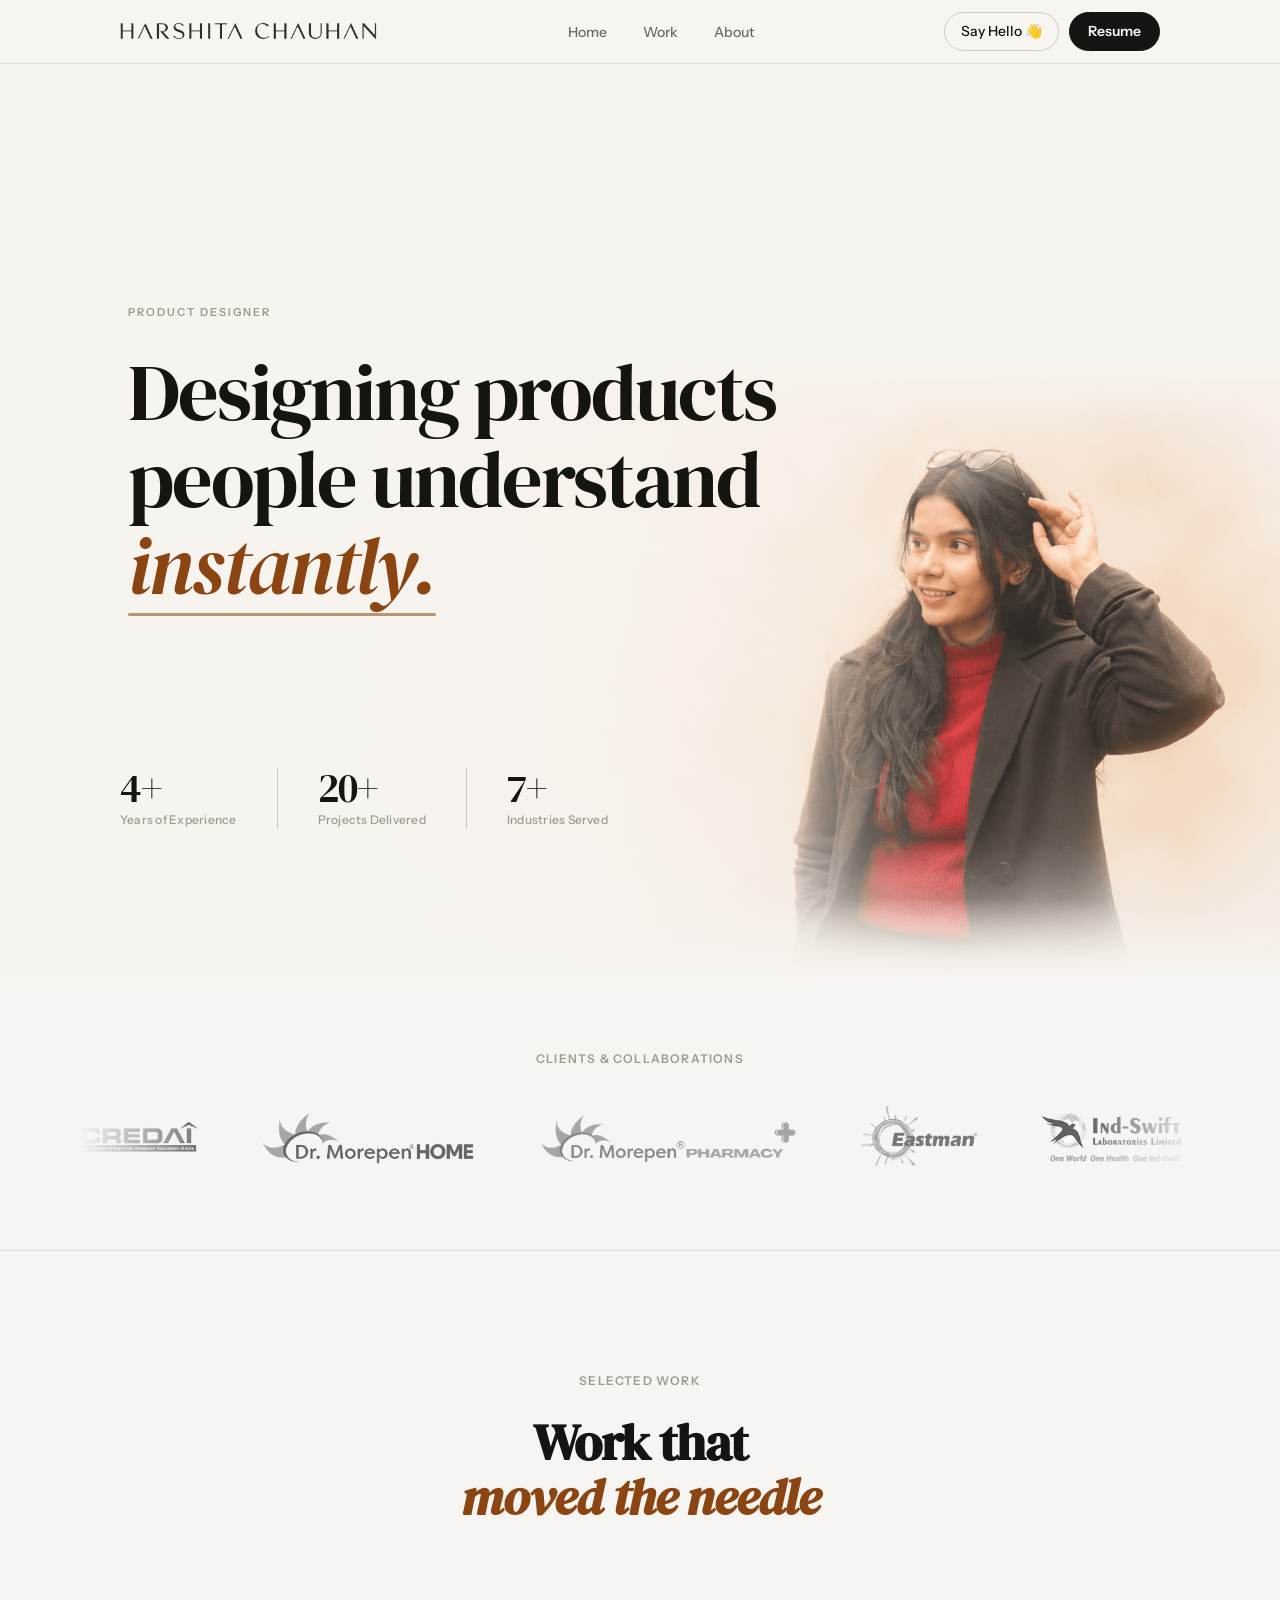
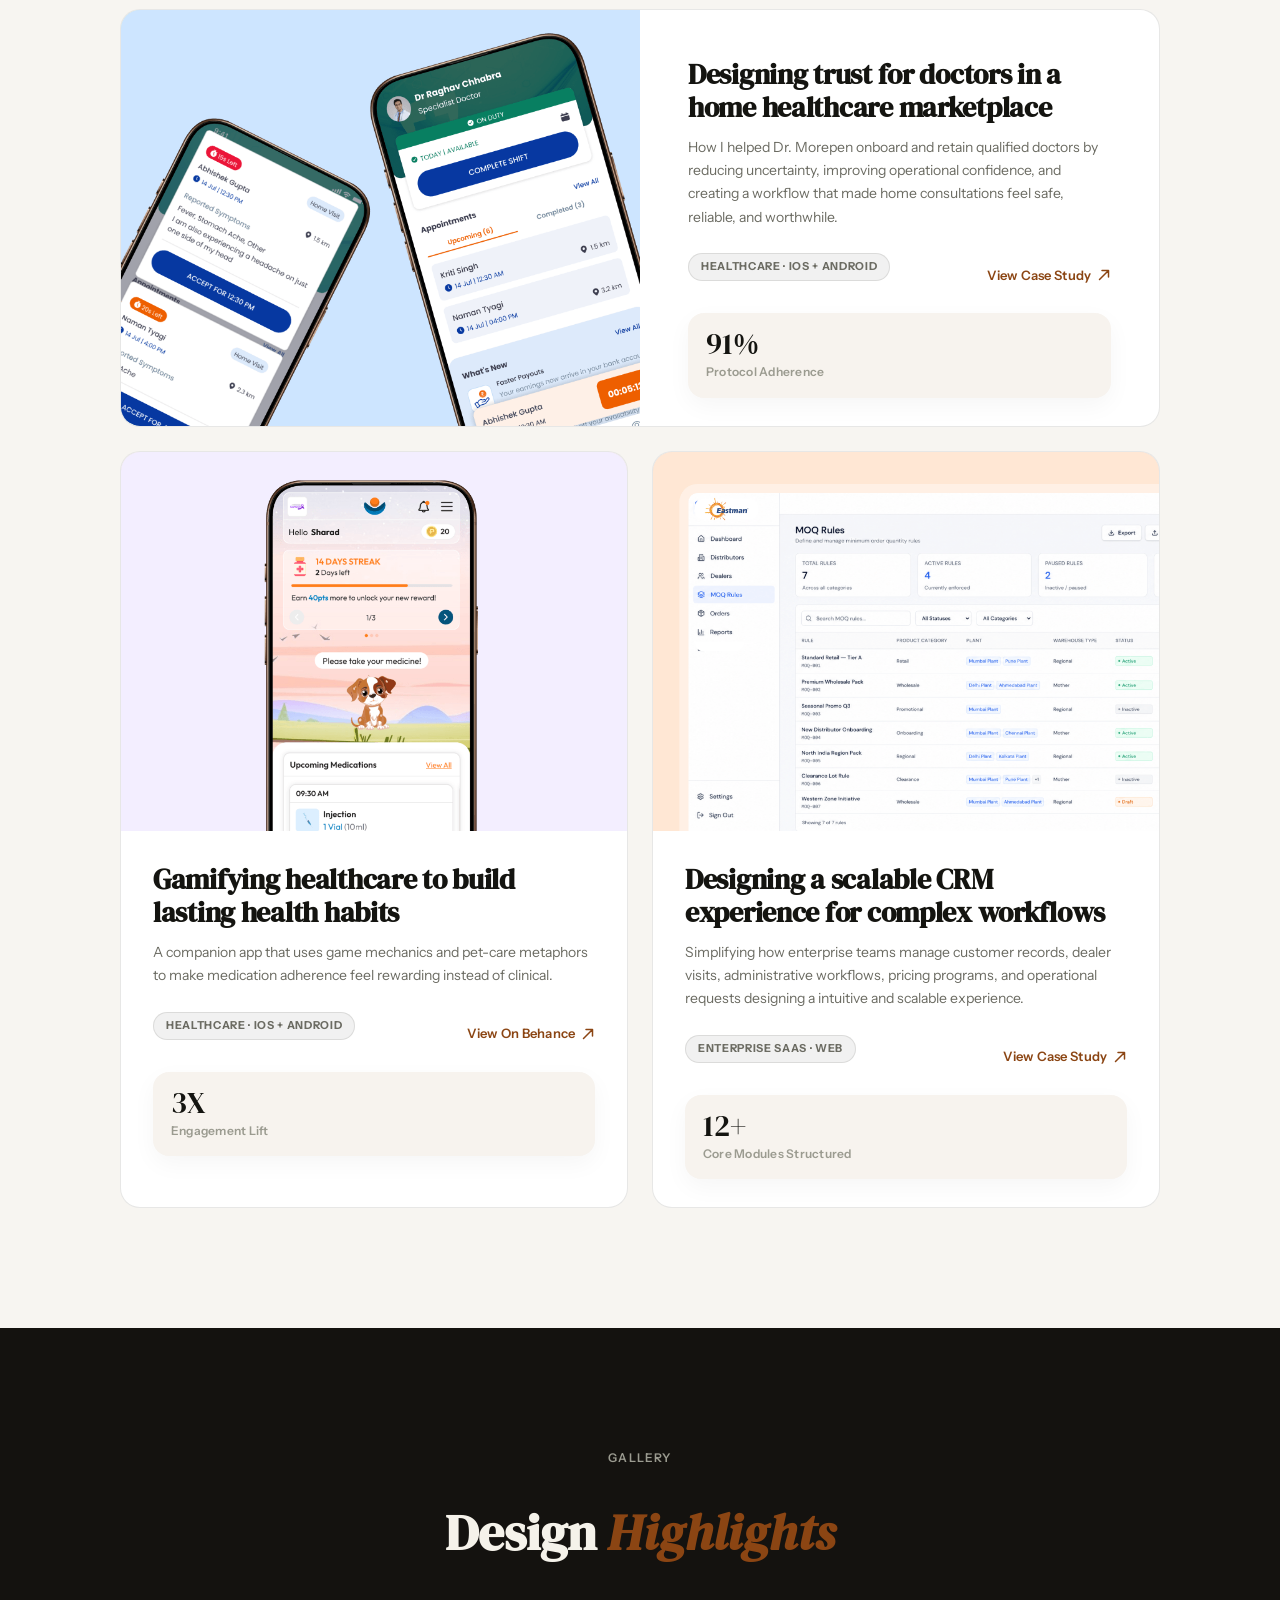
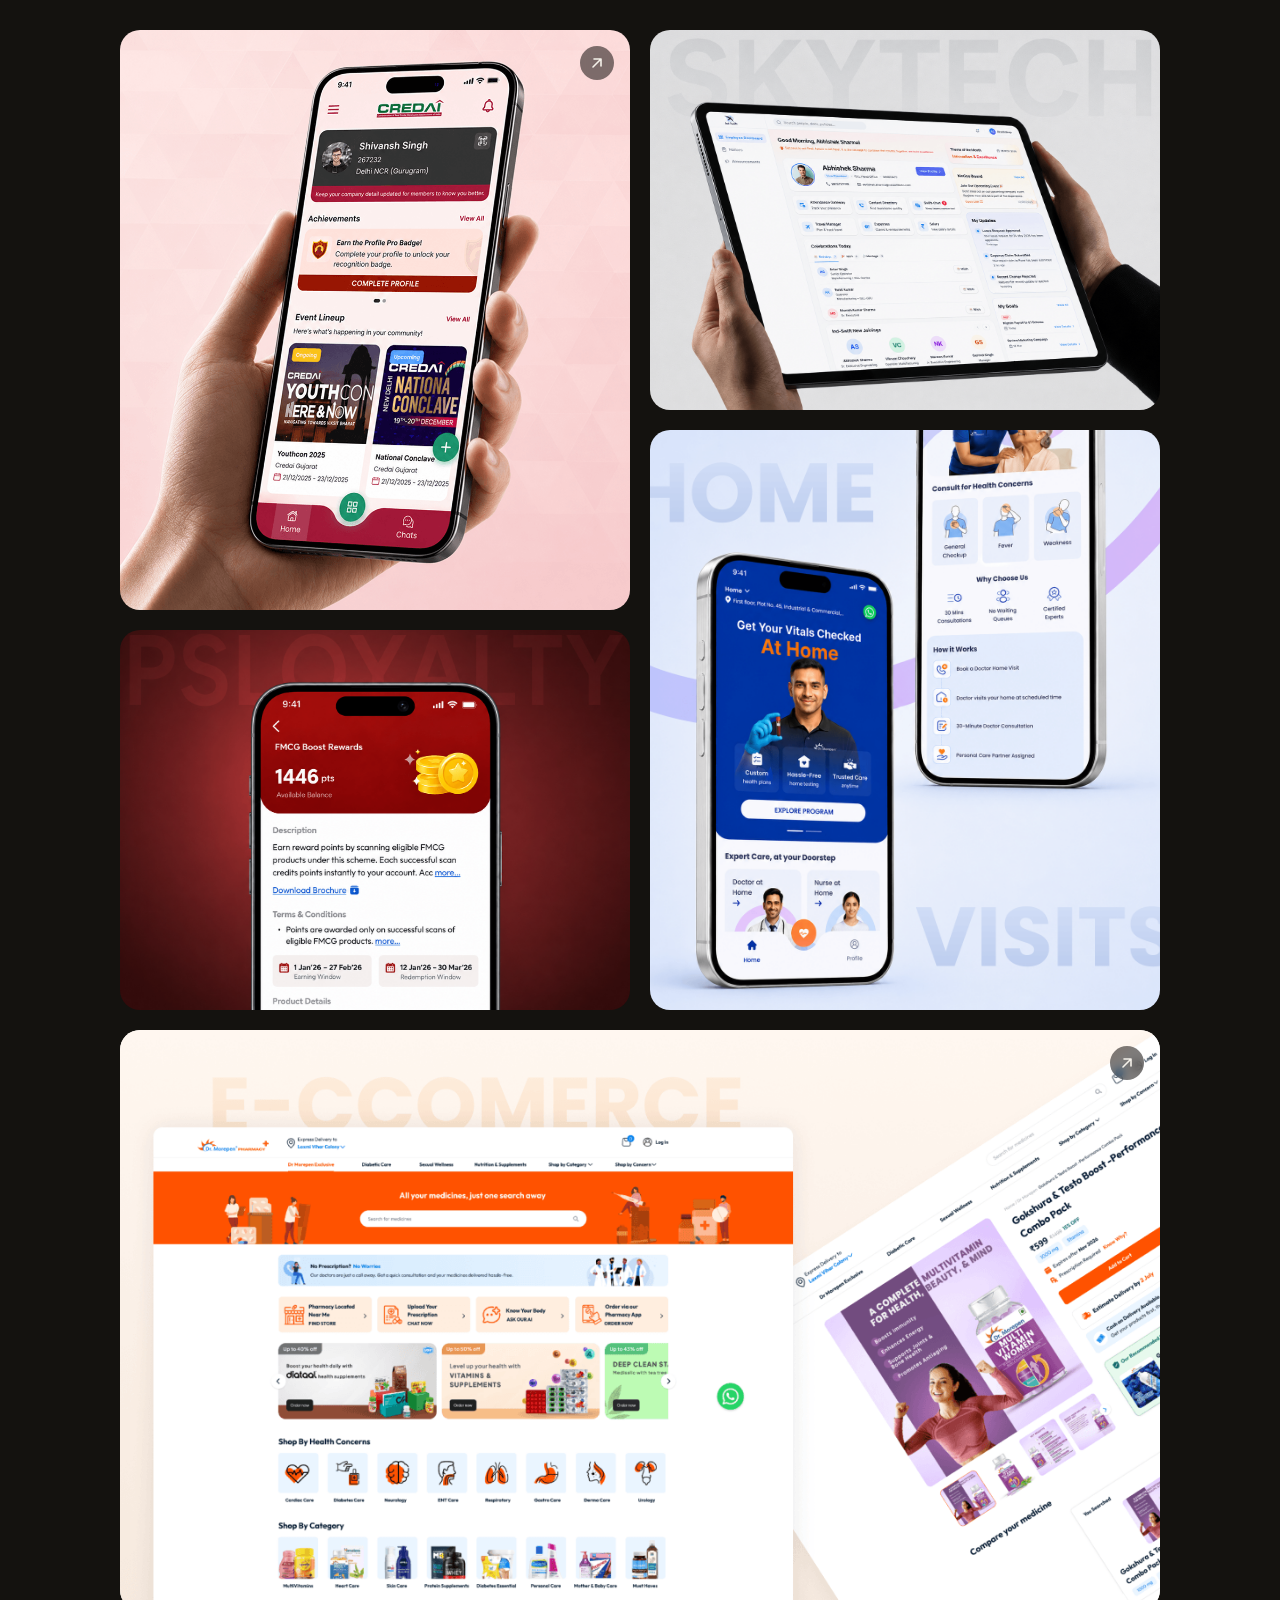
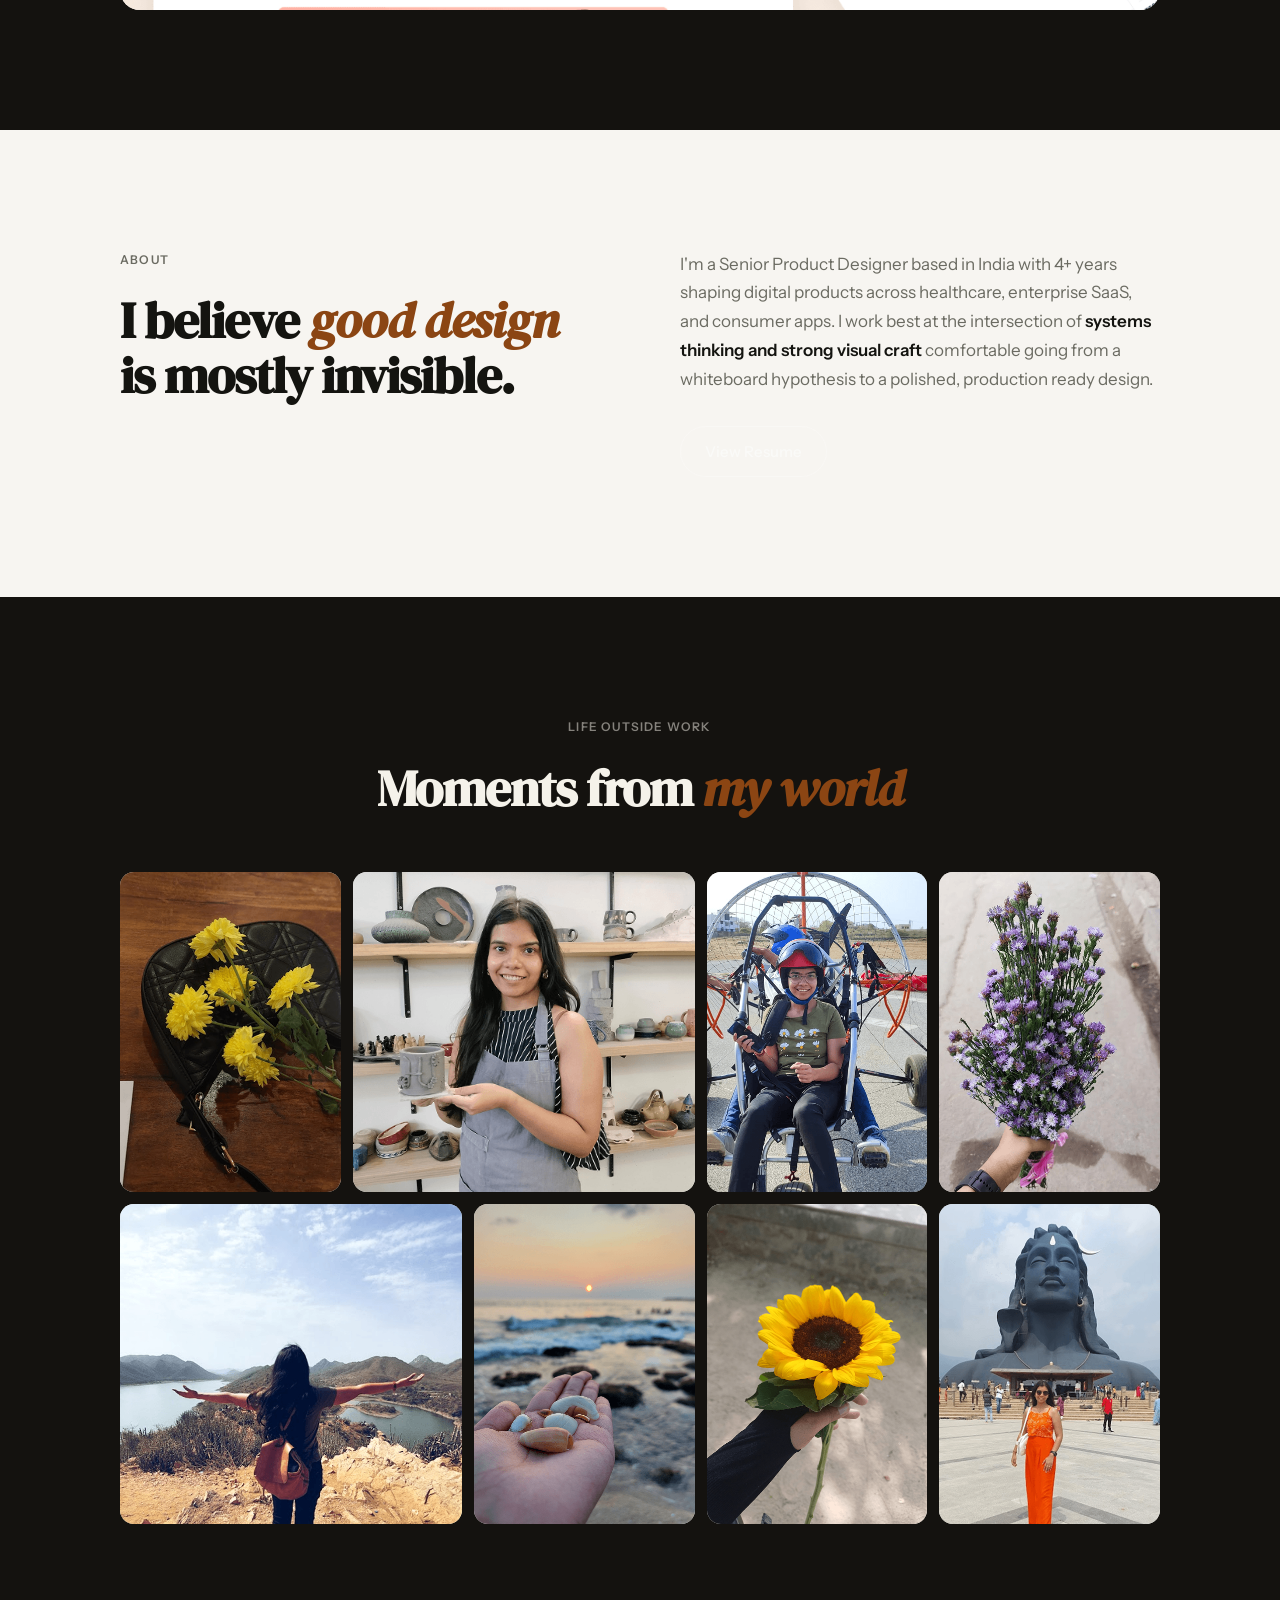
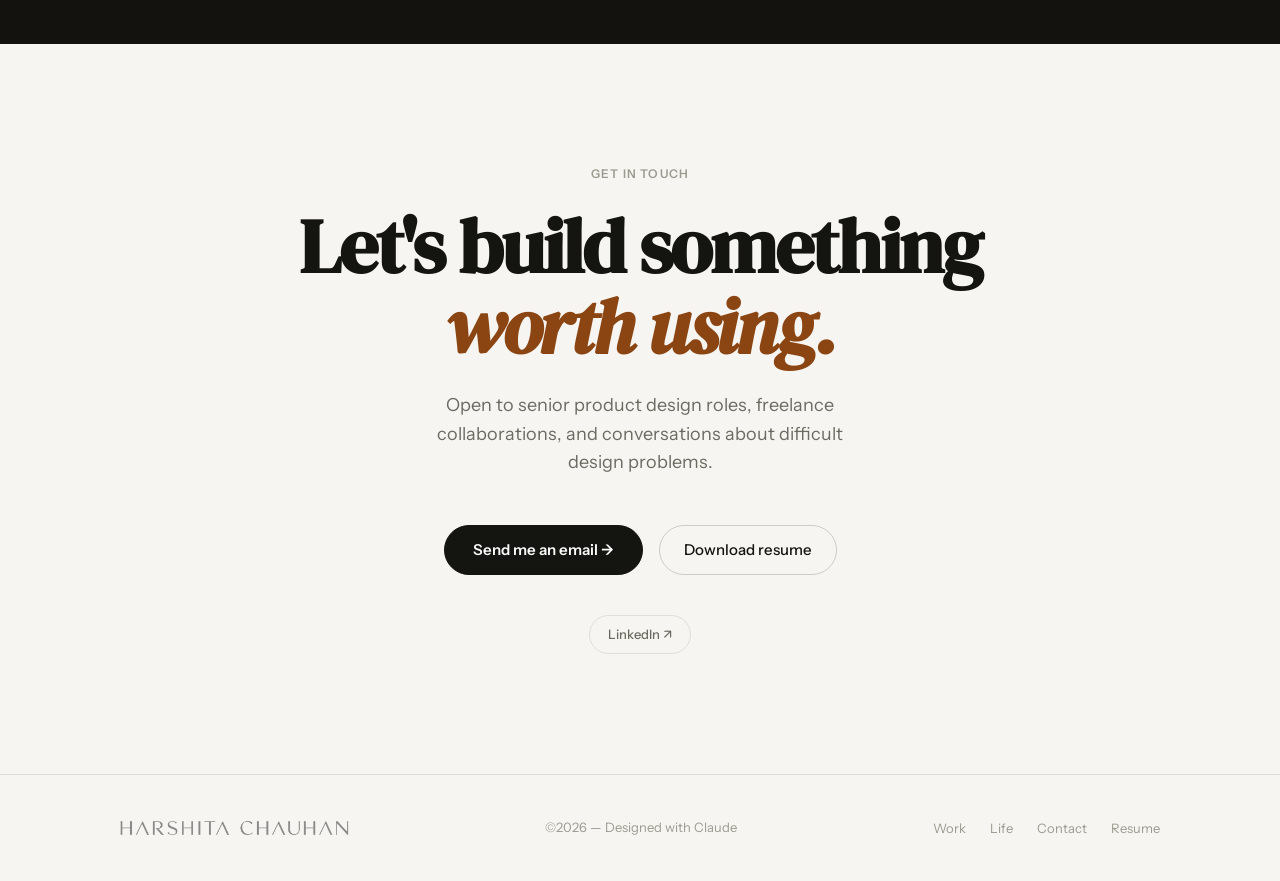
<file: index.html>
<!DOCTYPE html>
<html lang="en">
<head>
<meta charset="UTF-8">
<meta name="viewport" content="width=device-width, initial-scale=1.0">
<meta name="robots" content="noindex, nofollow">
<link rel="icon" type="image/png" href="favicon.png">
<title>Harshita Chauhan - Senior Product Designer</title>
<link rel="preconnect" href="https://fonts.googleapis.com">
<link rel="preconnect" href="https://fonts.gstatic.com" crossorigin>
<link href="https://fonts.googleapis.com/css2?family=Caveat:wght@500;600&family=DM+Serif+Display:ital@0;1&family=Instrument+Sans:ital,wght@0,400;0,500;0,600;1,400&family=Instrument+Serif:ital@0;1&display=swap" rel="stylesheet">
<link rel="stylesheet" href="styles.css">
<script async src="https://www.googletagmanager.com/gtag/js?id=G-595RLS0W2D"></script>
<script>
  window.dataLayer = window.dataLayer || [];
  function gtag(){dataLayer.push(arguments);}
  gtag('js', new Date());
  gtag('config', 'G-595RLS0W2D');
</script>
</head>
<body>

<!-- ═══════════════════════════════════════════════════ NAV -->
<nav id="nav">
  <div class="nav-inner">
    <div class="nav-left-group">
      <a href="index.html" class="nav-logo" style="display:flex;align-items:center;">
        <img src="harshita_logo.png" alt="Harshita Chauhan" style="height:18px;width:auto;display:block;opacity:0.85;">
      </a>
    </div>
    <ul class="nav-links">
      <li><a href="index.html">Home</a></li>
      <li><a href="index.html#work">Work</a></li>
      <li><a href="index.html#about">About</a></li>
    </ul>
    <div class="nav-ctas">
      <a href="https://mail.google.com/mail/?view=cm&fs=1&to=meharshitachauhan@gmail.com"
   target="_blank" class="btn-say-hello">Say Hello 👋</a>
      <a href="Harshita_Product_Designer.pdf" download="Harshita_Product_Designer.pdf" class="btn-resume">Resume</a>
    </div>
    <button class="hamburger" id="hamburger" aria-label="Open menu">
      <span></span><span></span><span></span>
    </button>
  </div>
</nav>

<div class="mobile-menu" id="mobileMenu">
  <a href="index.html" onclick="closeMobile()">Home</a>
  <a href="index.html#work" onclick="closeMobile()">Work</a>
  <a href="index.html#about" onclick="closeMobile()">About</a>
  <a href="index.html#life" onclick="closeMobile()">Life</a>
  <a href="https://mail.google.com/mail/?view=cm&fs=1&to=meharshitachauhan@gmail.com"
   target="_blank" onclick="closeMobile()">Contact</a>
  <a href="Harshita_Product_Designer.pdf"
   download="Harshita_Product_Designer.pdf"; closeMobile()">Download Resume</a>
</div>


<main id="home-page">

  <!-- ── HERO ──────────────────────────────────────────────────── -->
  <section class="hero">
    <div class="container" style="display:flex;flex-direction:column;flex:1;padding-top:0;padding-bottom:0;">

      <!-- breathing space below nav -->
      <div style="height:100px;flex-shrink:0;"></div>

      <div class="hero-body">

        <!-- LEFT: text column -->
        <div class="hero-left">
          <p class="hero-kicker">Product Designer</p>

          <h1 class="hero-headline">
            Designing products people understand
          </h1>
          <span class="hero-headline-italic">instantly.</span>
          
        </div>



        <!-- RIGHT: photo column -->
        <div class="hero-right">

         

          <div class="hero-photo-blob">
 
           
            <div style="display:none;position:relative;z-index:1;width:360px;height:480px;align-items:center;justify-content:center;background:#DDD6CC;border-radius:50% 50% 0 0;">
              
            </div>
          </div>
        </div>

      </div><!-- /hero-body -->
    </div><!-- /container -->

    <!-- BOTTOM bar: stats + role -->
    <div class="hero-bottom" style="width:100%;max-width:var(--max-w);margin:0 auto;padding-left:40px;padding-right:40px;">
      <div class="hero-stats-row">
        <div class="hero-stat">
          <span class="hero-stat-num">4+</span>
          <span class="hero-stat-label">Years of Experience</span>
        </div>
        <div class="hero-stat">
          <span class="hero-stat-num">20+</span>
          <span class="hero-stat-label">Projects Delivered</span>
        </div>
        <div class="hero-stat">
          <span class="hero-stat-num">7+</span>
          <span class="hero-stat-label">Industries Served</span>
        </div>
      </div>

    </div>

  </section>

  <!-- ── LOGOS ─────────────────────────────────────────────────── -->
  <div class="logos-section" data-anim style="padding-top:72px;">
    <div class="container">
      <p class="logos-label">Clients & collaborations</p>
    </div>
    <div class="logos-scroll-outer">
      <div class="logos-scroll-track">
        <!-- Set 1 -->
        
        <div class="logo-item"><img src="logo/1.png" alt="CREDAI" class="client-logo"></div>
        <div class="logo-item"><img src="logo/2.png" alt="CREDAI" class="client-logo"></div>
        <div class="logo-item"><img src="logo/3.png" alt="CREDAI" class="client-logo"></div>
        <div class="logo-item"><img src="logo/4.png" alt="CREDAI" class="client-logo"></div>
        <div class="logo-item"><img src="logo/5.png" alt="CREDAI" class="client-logo"></div>
        <div class="logo-item"><img src="logo/6.png" alt="CREDAI" class="client-logo"></div>
        <div class="logo-item"><img src="logo/7.png" alt="CREDAI" class="client-logo"></div>
        <div class="logo-item"><img src="logo/8.png" alt="CREDAI" class="client-logo"></div>
        <div class="logo-item"><img src="logo/9.png" alt="CREDAI" class="client-logo"></div>
        <div class="logo-item"><img src="logo/10.png" alt="CREDAI" class="client-logo"></div>
        <div class="logo-item"><img src="logo/11.png" alt="CREDAI" class="client-logo"></div>

        <!-- Set 2 — duplicate for seamless loop -->
        <div class="logo-item"><img src="logo/1.png" alt="CREDAI" class="client-logo"></div>
        <div class="logo-item"><img src="logo/2.png" alt="CREDAI" class="client-logo"></div>
        <div class="logo-item"><img src="logo/3.png" alt="CREDAI" class="client-logo"></div>
        <div class="logo-item"><img src="logo/4.png" alt="CREDAI" class="client-logo"></div>
        <div class="logo-item"><img src="logo/5.png" alt="CREDAI" class="client-logo"></div>
        <div class="logo-item"><img src="logo/6.png" alt="CREDAI" class="client-logo"></div>
        <div class="logo-item"><img src="logo/7.png" alt="CREDAI" class="client-logo"></div>
        <div class="logo-item"><img src="logo/8.png" alt="CREDAI" class="client-logo"></div>
        <div class="logo-item"><img src="logo/9.png" alt="CREDAI" class="client-logo"></div>
        <div class="logo-item"><img src="logo/10.png" alt="CREDAI" class="client-logo"></div>
        <div class="logo-item"><img src="logo/11.png" alt="CREDAI" class="client-logo"></div>
      </div>
    </div>
  </div>

  <!-- ── SELECTED WORK ──────────────────────────────────────────── -->
  <div class="work-section" id="work">
    <div class="container">
      <div class="work-header" data-anim style="justify-content:center;text-align:center;">
        <div>
          <p class="section-label">Selected work</p>
          <h2 class="section-headline">Work that<br><em>moved the needle</em></h2>
        </div>
      </div>

      <div class="projects-grid" data-anim-group>

        <!-- Featured: Doctor Home Visit -->
        <a class="project-card featured fade-in" href="case-study-1">
          <div class="project-image-wrap bg-sage">
            <img 
  src="work/home_page_1.png" 
  alt="Project Mockup"
  class="project-image"
   />
          </div>
          <div class="project-info">
            <h3 class="project-title">Designing trust for doctors in a home healthcare marketplace</h3>
            <p class="project-desc">How I helped Dr. Morepen onboard and retain qualified doctors by reducing uncertainty, improving operational confidence, and creating a workflow that made home consultations feel safe, reliable, and worthwhile.</p>
            <div class="project-tag-cta-row">
              <span class="project-tag tag-health">Healthcare · iOS + Android</span>
              <span class="project-cta">
                View Case Study
                <svg viewBox="0 0 14 14" fill="none" xmlns="http://www.w3.org/2000/svg"><path d="M2.5 11.5L11.5 2.5M11.5 2.5H5M11.5 2.5V9" stroke="currentColor" stroke-width="1.5" stroke-linecap="round" stroke-linejoin="round"/></svg>
              </span>
            </div>
            <div class="project-metric">
              <!-- <img src="icons/growth.png" alt="" class="project-metric-img"> -->
              <div class="project-metric-content">
                <div class="project-metric-number">91%</div>
                <div class="project-metric-label">Protocol Adherence</div>
              </div>
            </div>
          </div>
        </a>

        <!-- Project 2: Health Habits -->
        <a class="project-card fade-in" href="https://www.behance.net/gallery/227533981/Care-Sync-A-Playful-Companion-for-your-Health"
   target="_blank"
   rel="noopener noreferrer">
          <div class="project-image-wrap bg-sand">
            <img 
  src="work/home_page_2.png" 
  alt="Project Mockup"
  class="project-image"
   />

          </div>
          <div class="project-info">
            <h3 class="project-title">Gamifying healthcare to build lasting health habits</h3>
            <p class="project-desc">A companion app that uses game mechanics and pet-care metaphors to make medication adherence feel rewarding instead of clinical.</p>
            <div class="project-tag-cta-row">
              <span class="project-tag tag-health">Healthcare · iOS + Android</span>
              <span class="project-cta">
                View On Behance
                <svg viewBox="0 0 14 14" fill="none" xmlns="http://www.w3.org/2000/svg"><path d="M2.5 11.5L11.5 2.5M11.5 2.5H5M11.5 2.5V9" stroke="currentColor" stroke-width="1.5" stroke-linecap="round" stroke-linejoin="round"/></svg>
              </span>
            </div>
            <div class="project-metric">
              <!-- <img src="icons/growth.png" alt="" class="project-metric-img"> -->

              <div class="project-metric-content">
                <div class="project-metric-number">3X</div>
                <div class="project-metric-label">Engagement Lift</div>
              </div>
            </div>
          </div>
        </a>

        <!-- Project 3: CRM -->
        <a class="project-card fade-in" href="case-study-3">
          <div class="project-image-wrap bg-slate">
              <img 
  src="work/home_page_3.png" 
  alt="EAPL Admin CRM Mockup"
  class="project-image"
   />

          </div>
          <div class="project-info">
            <h3 class="project-title">Designing a scalable CRM experience for complex workflows</h3>
            <p class="project-desc">Simplifying how enterprise teams manage customer records, dealer visits, administrative workflows, pricing programs, and operational requests designing a intuitive and scalable experience.</p>
            <div class="project-tag-cta-row">
              <span class="project-tag tag-saas">Enterprise SaaS · Web</span>
              <span class="project-cta">
                View Case Study
                <svg viewBox="0 0 14 14" fill="none" xmlns="http://www.w3.org/2000/svg"><path d="M2.5 11.5L11.5 2.5M11.5 2.5H5M11.5 2.5V9" stroke="currentColor" stroke-width="1.5" stroke-linecap="round" stroke-linejoin="round"/></svg>
              </span>
            </div>
            <div class="project-metric">
              <!-- <img src="icons/growth.png" alt="" class="project-metric-img"> -->

              <div class="project-metric-content">
                <div class="project-metric-number">12+</div>
                <div class="project-metric-label">Core Modules Structured</div>
              </div>
            </div>
          </div>
        
       </a>
      </div>
    </div>
  </div>

  <!-- ═══════════════════════════════════════════════════ GALLERY SECTION -->
<div class="gallery-section" id="gallery">
  <div class="container">
    <p class="section-label" style="text-align:center;">Gallery</p>
    <h2 class="gallery-heading fade-in">Design <em> Highlights</em></h2>
    <div class="gallery-grid">
      <button class="gallery-item gallery-tall fade-in has-arrow"
        data-name="CREDAI"
        data-type="Mobile Application"
        data-images="gallery/credai/C1.png,gallery/credai/C2.png,gallery/credai/C3.png,gallery/credai/C4.png,gallery/credai/C5.png,gallery/credai/C6.png,gallery/credai/C7.png,gallery/credai/C8.png,gallery/credai/C9.png,gallery/credai/C10.png,gallery/credai/C11.png,gallery/credai/C12.png,gallery/credai/C13.png,gallery/credai/C14.png,gallery/credai/C15.png,gallery/credai/C16.png,gallery/credai/C17.png,gallery/credai/C18.png,gallery/credai/C19.png,gallery/credai/C20.png,gallery/credai/C21.png"
data-cursor-text="View project"
        data-cursor-bg="#8B4513"
        data-cursor-color="#F5F2EA">
  <img src="gallery/credai/credai.png" alt="">
  <div class="gallery-overlay">
    <span class="gallery-name">CREDAI</span>
    <span class="gallery-type">Mobile Application</span>
  </div>
<span class="gallery-arrow" aria-hidden="true">
    <svg width="16" height="16" viewBox="0 0 16 16" fill="none">
      <path d="M4 12L12 4M12 4H5M12 4V11" stroke="currentColor" stroke-width="1.6" stroke-linecap="round" stroke-linejoin="round"/>
    </svg>
  </span>
</button>

      <button class="gallery-item gallery-medium fade-in no-action"
        data-name="Skytech"
        data-type="SaaS"
        data-images="1.png,1b.png,1c.png">
        <img src="gallery/skytech/skytech.png" alt="">
        <div class="gallery-overlay">
          <span class="gallery-name">Ind-Swift Skytech</span>
          <span class="gallery-type">SaaS</span>
        </div>
      </button>

      <button class="gallery-item gallery-tall gallery-col2 fade-in no-action"
        data-name="Dr. Morepen Homecare"
        data-type="Mobile Application"
        data-images="1.png,1b.png,1c.png">
        <img src="gallery/dmh/dmh app.png" alt="">
        <div class="gallery-overlay">
          <span class="gallery-name">Dr. Morepen Homecare</span>
          <span class="gallery-type">Mobile Application</span>
        </div>
      </button>

      <button class="gallery-item gallery-medium fade-in no-action"
        data-name="PsLoyalty"
        data-type="Mobile Application"
        data-images="1.png,1b.png,1c.png">
        <img src="gallery/psloyalty/psloyalty.png" alt="">
        <div class="gallery-overlay">
          <span class="gallery-name">PsLoyalty</span>
          <span class="gallery-type">Mobile Application</span>
        </div>
      </button>

      <button class="gallery-item gallery-full fade-in has-arrow has-link"
        data-name="Dr. Morepen Pharmacy"
        data-type=">Website"
        data-link="https://www.drmorepenpharmacy.com/">
        <img src="gallery/pharmacy/pharmacy.png" alt="">
        <div class="gallery-overlay">
          <span class="gallery-name">Dr. Morepen Pharmacy</span>
          <span class="gallery-type">Website</span>
        </div>
<span class="gallery-arrow" aria-hidden="true">
    <svg width="16" height="16" viewBox="0 0 16 16" fill="none">
      <path d="M4 12L12 4M12 4H5M12 4V11" stroke="currentColor" stroke-width="1.6" stroke-linecap="round" stroke-linejoin="round"/>
    </svg>
  </span>
      </button>
    </div>
  </div>
</div>

  <!-- ── ABOUT ──────────────────────────────────────────────────── -->
  <div class="about-section" id="about">
    <div class="container">
      <div class="about-inner">
        <div>
          <p class="section-label">About</p>
          <h2 class="about-headline">
    I believe <em>good design</em> 
</br>is mostly invisible.
</h2>
        </div>
        <div>
          <div class="about-body">
            <p>I'm a Senior Product Designer based in India with 4+ years shaping digital products across healthcare, enterprise SaaS, and consumer apps. I work best at the intersection of <strong>systems thinking and strong visual craft</strong> comfortable going from a whiteboard hypothesis to a polished, production ready design.</p>

<a href="Harshita_Product_Designer.pdf" 
   download="Harshita-Chauhan-Resume.pdf" 
   class="btn-secondary about-resume-btn">
  View Resume
</a>
            </div>
        </div>
      </div>
    </div>
  </div>

  <!-- ══════════════════════════════════════════════════
       LIFE OUTSIDE WORK
  -->
  <section class="life-section" id="life">
    <div class="container">

      <div class="life-header" data-anim>
        <p class="section-label">Life outside work</p>
        <h2 class="life-headline">
          Moments from <em>my world</em>
        </h2>
      </div>

      
      <div class="life-photo-grid" data-anim-group>

  <div class="life-photo"><img src="1.png" alt=""></div>
  <div class="life-photo"><img src="3.png" alt=""></div>
  <div class="life-photo"><img src="2.png" alt=""></div>
  <div class="life-photo"><img src="4.png" alt=""></div>
</div>
<div style="height:12px;"></div>
<div class="life-photo-grid-1" data-anim-group>

  <div class="life-photo"><img src="5.png" alt=""></div>
  <div class="life-photo"><img src="6.png" alt=""></div>
  <div class="life-photo"><img src="7.png" alt=""></div>
  <div class="life-photo"><img src="8.png" alt=""></div>
  

</div>

    </div>
  </section>

  <!-- ── CONTACT ────────────────────────────────────────────────── -->
  <section class="contact-section" id="contact">
    <div class="container">
      <p class="section-label" data-anim style="text-align:center;">Get in touch</p>
      <h2 class="contact-headline" data-anim style="--anim-delay:80ms">Let's build something<br><em>worth using.</em></h2>
      <p class="contact-sub">Open to senior product design roles, freelance collaborations, and conversations about difficult design problems.</p>
      <div class="hero-actions" style="justify-content:center; margin-bottom:0;">
        <a href="https://mail.google.com/mail/?view=cm&fs=1&to=meharshitachauhan@gmail.com"
   target="_blank" class="btn-primary">Send me an email →</a>
        <a href="Harshita_Product_Designer.pdf" download="Harshita_Product_Designer.pdf" class="btn-secondary">Download resume</a>
      </div>
      <div class="socials">
        <a class="social-link" href="https://www.linkedin.com/in/harshita-chauhan-7233b3165/" target="_blank">LinkedIn ↗</a>
      </div>
    </div>
  </section>

  <footer>
    <div class="container">
      <div class="footer-inner">
        <a href="index.html" style="display:flex;align-items:center;text-decoration:none;">
          <img src="harshita_logo.png" alt="Harshita Chauhan" style="height:16px;width:auto;opacity:0.45;display:block;">
        </a>
        <span class="footer-copy">©2026 — Designed with Claude</span>
        <ul class="footer-links">
          <li><a href="#work">Work</a></li>
          <li><a href="#life">Life</a></li>
          <li><a href="#contact">Contact</a></li>
          <li><a href="Harshita_Product_Designer.pdf" download="Harshita_Product_Designer.pdf">Resume</a></li>
        </ul>
      </div>
    </div>
  </footer>

</main><!-- /home-page -->

<!-- ═══════════════════════════════════════════════════ GALLERY MODAL -->
<div class="gallery-modal" id="galleryModal">
  <button class="gallery-modal-close" id="galleryModalClose" aria-label="Close">&times;</button>

  <div class="gallery-modal-header">
    <h3 class="gallery-modal-name" id="galleryModalName"></h3>
    <p class="gallery-modal-type" id="galleryModalType"></p>
  </div>

  <div class="gallery-modal-body">
  <div class="gallery-modal-scroll" id="galleryModalScroll"></div>
  <div class="gallery-modal-fade gallery-modal-fade-left"></div>
  <div class="gallery-modal-fade gallery-modal-fade-right"></div>
  <button class="gallery-modal-arrow gallery-modal-arrow-left" id="galleryArrowLeft" aria-label="Previous">&#8592;</button>
  <button class="gallery-modal-arrow gallery-modal-arrow-right" id="galleryArrowRight" aria-label="Next">&#8594;</button>
</div>
<div class="cursor-follow" id="cursorFollow">
  <span class="cursor-follow-dot"></span>
  <span id="cursorFollowText">View</span>
</div>

<script src="script.js"></script>
</body>
</html>
</file>
<file: styles.css>
:root {
    --bg: #F7F5F1;
    --bg-card: #EFEFEB;
    --bg-white: #FAFAF8;
    --text-primary: #141410;
    --text-secondary: #6B6B62;
    --text-muted: #9B9B90;
    --border: rgba(20,20,16,0.10);
    --border-strong: rgba(20,20,16,0.18);
    --accent: #8B4513;
    --accent-light: #EEF5F1;
    --tag-bg: rgba(20,20,16,0.07);
    --radius-sm: 6px;
    --radius-md: 12px;
    --radius-lg: 20px;
    --radius-xl: 32px;
    --font-display: 'DM Serif Display', Georgia, serif;
    --font-sans: 'Instrument Sans', system-ui, sans-serif;
    --font-serif: 'Instrument Serif', Georgia, serif;
    --max-w: 1120px;
    --nav-h: 64px;
  }

  *, *::before, *::after { box-sizing: border-box; margin: 0; padding: 0; }

  html { scroll-behavior: smooth; -webkit-font-smoothing: antialiased; }

  body {
    background: var(--bg);
    color: var(--text-primary);
    font-family: var(--font-sans);
    font-size: 16px;
    line-height: 1.6;
    overflow-x: hidden;
  }

  /* ── NAV ─────────────────────────────────────────── */
  nav {
    position: fixed;
    top: 0; left: 0; right: 0;
    z-index: 100;
    height: var(--nav-h);
    display: flex;
    align-items: center;
    justify-content: center;
    padding: 0;
    background: rgba(247,245,241,0.88);
    backdrop-filter: blur(12px);
    -webkit-backdrop-filter: blur(12px);
    border-bottom: 1px solid var(--border);
    transition: background 0.3s;
  }

  .nav-inner {
    max-width: var(--max-w);
    width: 100%;
    margin: 0 auto;
    padding: 0 40px;
    display: flex;
    align-items: center;
    justify-content: space-between;
  }

  .nav-logo {
    font-family: var(--font-sans);
    font-weight: 600;
    font-size: 15px;
    letter-spacing: 0.04em;
    text-transform: uppercase;
    color: var(--text-primary);
    text-decoration: none;
  }

  .nav-links {
    display: flex;
    align-items: center;
    gap: 8px;
    list-style: none;
  }

  .nav-links a {
    font-size: 14px;
    color: var(--text-secondary);
    text-decoration: none;
    padding: 6px 14px;
    border-radius: 100px;
    transition: color 0.2s, background 0.2s;
    font-weight: 500;
  }
  .nav-links a:hover { color: var(--text-primary); background: var(--tag-bg); }

  .nav-ctas {
    display: flex;
    align-items: center;
    gap: 10px;
  }

  .btn-say-hello {
    display: flex; align-items: center; gap: 6px;
    font-size: 14px; font-weight: 500; font-family: var(--font-sans);
    color: var(--text-primary);
    border: 1px solid var(--border-strong);
    border-radius: 100px;
    padding: 7px 16px;
    background: transparent;
    cursor: pointer;
    text-decoration: none;
    transition: background 0.2s, border-color 0.2s;
  }
  .btn-say-hello:hover { background: var(--tag-bg); }
  .btn-say-hello .dot {
    width: 7px; height: 7px;
    background: #22C55E;
    border-radius: 50%;
    animation: pulse-dot 2s infinite;
  }

  .btn-resume {
    display: flex; align-items: center; gap: 6px;
    font-size: 14px; font-weight: 600; font-family: var(--font-sans);
    color: var(--bg-white);
    background: var(--text-primary);
    border: 1px solid var(--text-primary);
    border-radius: 100px;
    padding: 7px 18px;
    cursor: pointer;
    text-decoration: none;
    transition: opacity 0.2s;
  }
  .btn-resume:hover { opacity: 0.82; }

  @keyframes pulse-dot {
    0%, 100% { box-shadow: 0 0 0 0 rgba(34,197,94,0.4); }
    50% { box-shadow: 0 0 0 5px rgba(34,197,94,0); }
  }

  /* Mobile nav */
  .hamburger {
    display: none;
    flex-direction: column;
    gap: 5px;
    cursor: pointer;
    padding: 6px;
    background: none; border: none;
  }
  .hamburger span {
    display: block; width: 22px; height: 1.5px;
    background: var(--text-primary);
    transition: transform 0.3s, opacity 0.3s;
  }
  .mobile-menu {
    display: none;
    position: fixed;
    top: var(--nav-h); left: 0; right: 0;
    background: var(--bg-white);
    border-bottom: 1px solid var(--border);
    padding: 24px 24px 32px;
    z-index: 99;
    flex-direction: column;
    gap: 16px;
  }
  .mobile-menu.open { display: flex; }
  .mobile-menu a {
    font-size: 18px; font-weight: 500; color: var(--text-primary);
    text-decoration: none; padding: 8px 0;
    border-bottom: 1px solid var(--border);
  }

  /* ── LAYOUT ──────────────────────────────────────── */
  .container { max-width: var(--max-w); margin: 0 auto; padding: 0 40px; }

  section { padding: 120px 0; }

  /* ── HERO ────────────────────────────────────────── */
  .hero {
  position: relative;
  min-height: 100vh;
  overflow: hidden;
  background: #F7F3EE;

}

.hero::before {
  content: "";

  position: absolute;
  top: 0;
  right: 0;
  bottom: 0;

  width: 90%;

  background-image: url('hero.png');
  background-repeat: no-repeat;
  background-position: right bottom;
  background-size: contain;

  z-index: 1;
}

.hero-metrics,
.metrics-row,
.hero-bottom,
.hero-stats,
.hero-meta {
  position: relative;
  z-index: 10;
}

.hero-divider {
  position: relative;
  z-index: 10;
}


/* fade merge */
.hero::after {
  content: "";

  position: absolute;
  inset: 0;

  background:
    linear-gradient(
      to right,
      #F7F3EE 0%,
      rgba(247,243,238,0.98) 26%,
      rgba(247,243,238,0.82) 42%,
      rgba(247,243,238,0.42) 58%,
      rgba(247,243,238,0.08) 74%,
      rgba(247,243,238,0) 100%
    );

  z-index: 2;
  pointer-events: none;
}

.hero-body,
.navbar,
.hero-left {
  position: relative;
  z-index: 3;
}

  /* Two-column hero layout */
  .hero-body {
  display: grid;
  grid-template-columns: minmax(0, 1fr) 300px;
  gap: 48px;
  align-items: center;
  flex: 1;
  padding-bottom: 0;
  width: calc(100% + 80px);
  margin-left: -40px;
}

  /* LEFT column */
  .hero-left {
    display: flex;
    flex-direction: column;
    justify-content: center;
    padding-bottom: 48px;
    padding-left:  48px;

    animation: fadeUp 0.9s 0.05s ease both;
  }

  .hero-kicker {
    font-size: 11px;
    font-weight: 600;
    color: var(--text-muted);
    letter-spacing: 0.18em;
    text-transform: uppercase;
    margin-bottom: 28px;
  }

  .hero-headline {
    font-family: var(--font-display);
    font-size: clamp(80px, 4.8vw, 66px);
    line-height: 1.08;
    letter-spacing: -0.025em;
    color: var(--text-primary);
    margin-bottom: 0;
    font-weight: 400;
  }

  .hero-headline-italic {
    font-family: var(--font-display);
    font-size: clamp(80px, 4.8vw, 66px);
    line-height: 1.08;
    letter-spacing: -0.025em;
    font-style: italic;
    color: #8B4513;
    display: inline-block;
    width: fit-content;
    margin-top: 0;
    position: relative;
  }

  /* Terracotta hand-drawn underline — scoped to "instantly" text width */
  .hero-headline-italic::after {
    content: '';
    position: absolute;
    left: 0;
    bottom: -8px;
    height: 3px;
    width: 100%;
    background: #8B4513;
    border-radius: 2px;
    margin-top: 6px;
    opacity: 0.55;
  }

  /* Handwritten annotation labels */
  @import url('https://fonts.googleapis.com/css2?family=Caveat:wght@500&display=swap');

  .hero-annotation {
    position: absolute;
    font-family: 'Caveat', 'Dancing Script', cursive;
    font-size: 18px;
    font-weight: 500;
    color: var(--text-secondary);
    line-height: 1.3;
    pointer-events: none;
    white-space: nowrap;
  }

  .hero-annotation svg {
    display: block;
    overflow: visible;
  }

  /* RIGHT column — photo */
  .hero-right {
    position: relative;
    display: flex;
    align-items: flex-end;
    justify-content: center;
    animation: fadeUp 0.9s 0.15s ease both;
  }

  .hero-photo-blob {
    position: relative;
    width: 100%;
    height: 520px;
    display: flex;
    align-items: flex-end;
    justify-content: center;
  }

  /* Warm beige blob shape behind photo */
  .hero-blob-bg {
    position: absolute;
    bottom: 0;
    left: 50%;
    transform: translateX(-50%);
    width: 420px;
    height: 440px;
    background: #E8E0D4;
    border-radius: 60% 60% 50% 50% / 50% 50% 60% 60%;
  }

  .hero-photo-img {
    position: relative;
    z-index: 1;
    width: 360px;
    height: 480px;
    object-fit: cover;
    object-position: center top;
    /* B&W filter */
    filter: grayscale(100%) contrast(1.05);
    border-radius: 50% 50% 0 0;
  }

  /* annotation: "clarity is the goal" — top right of photo */
  .anno-clarity {
    top: 20px;
    right: 20px;
    text-align: right;
  }

  /* annotation: "Empathy at the core" — left middle of photo */
  .anno-empathy {
    bottom: 100px;
    left: -20px;
  }

  /* BOTTOM bar — stats + role */
  .hero-bottom {
    
    display: flex;
    align-items: center;
    justify-content: space-between;
    padding: 28px 0;
    flex-wrap: wrap;
    gap: 16px;
    animation: fadeUp 1s 0.25s ease both;
  }

  .hero-stats-row {
    display: flex;
    align-items: center;
    gap: 0;
  }

  .hero-stat {
    display: flex;
    flex-direction: column;
    gap: 2px;
    padding-right: 40px;
  }

  .hero-stat + .hero-stat {
    padding-left: 40px;
    border-left: 1px solid var(--border-strong);
  }

  .hero-stat-num {
    font-family: var(--font-display);
    font-size: 40px;
    line-height: 1;
    color: var(--text-primary);
    letter-spacing: -0.02em;
    font-weight: 400;
  }

  .hero-stat-label {
    font-size: 12px;
    color: var(--text-muted);
    font-weight: 500;
    letter-spacing: 0.02em;
  }

  .hero-stat-sep { display: none; }

  .hero-role-badge {
    display: flex;
    align-items: center;
    gap: 12px;
    font-size: 14px;
    color: var(--text-secondary);
    font-weight: 500;
margin-top: 48px;
  }

  .hero-role-badge img {
    height: 28px;
    width: auto;
  }

  /* nav badge "02" */
  .nav-counter {
    display: flex;
    align-items: center;
    justify-content: center;
    width: 40px;
    height: 40px;
    background: var(--text-primary);
    color: var(--bg-white);
    font-size: 13px;
    font-weight: 700;
    font-family: var(--font-sans);
    border-radius: var(--radius-sm);
    flex-shrink: 0;
    letter-spacing: 0.02em;
  }

  .nav-left-group {
    display: flex;
    align-items: center;
    gap: 14px;
  }

  .btn-primary {
    display: inline-flex; align-items: center; gap: 8px;
    font-size: 15px; font-weight: 600; font-family: var(--font-sans);
    color: var(--bg-white);
    background: var(--text-primary);
    border: 1px solid var(--text-primary);
    border-radius: 100px;
    padding: 12px 28px;
    cursor: pointer;
    text-decoration: none;
    transition: opacity 0.2s, transform 0.2s;
  }
  .btn-primary:hover { opacity: 0.82; transform: translateY(-1px); }

  .btn-secondary {
    display: inline-flex; align-items: center; gap: 8px;
    font-size: 15px; font-weight: 500; font-family: var(--font-sans);
    color: var(--text-primary);
    background: transparent;
    border: 1px solid var(--border-strong);
    border-radius: 100px;
    padding: 12px 24px;
    cursor: pointer;
    text-decoration: none;
    transition: background 0.2s, transform 0.2s;
  }
  .btn-secondary:hover { background: var(--tag-bg); transform: translateY(-1px); }

  .hero-actions {
    display: flex;
    align-items: center;
    gap: 16px;
    flex-wrap: wrap;
  }

  /* keep legacy hero-meta for other pages */
  .hero-meta {
    margin-top: 80px;
    padding-top: 40px;
    border-top: 1px solid var(--border);
    display: flex;
    align-items: center;
    justify-content: space-between;
    flex-wrap: wrap;
    gap: 24px;
  }

  .hero-current-role {
    display: flex; align-items: center; gap: 12px;
    font-size: 13px;
    color: var(--text-secondary);
    font-weight: 500;
  }

  .hero-current-role .role-badge {
    background: var(--text-primary);
    color: var(--bg-white);
    font-size: 11px;
    font-weight: 600;
    padding: 3px 10px;
    border-radius: 100px;
    letter-spacing: 0.06em;
    text-transform: uppercase;
  }

  @keyframes wave {
    0%, 100% { transform: rotate(0deg); }
    20% { transform: rotate(-10deg); }
    40% { transform: rotate(12deg); }
    60% { transform: rotate(-10deg); }
    80% { transform: rotate(10deg); }
  }

  /* Caveat font for annotations */
  .caveat {
    font-family: 'Caveat', cursive;
    font-size: 19px;
    font-weight: 500;
  }

  /* ── LOGOS ───────────────────────────────────────── */
  .logos-section {
    padding: 0 0 80px;
    border-bottom: 1px solid var(--border);
  }

  .logos-label {
    font-size: 12px;
    font-weight: 600;
    color: var(--text-muted);
    letter-spacing: 0.1em;
    text-transform: uppercase;
    margin-bottom: 32px;
    text-align: center;
  }

  .logos-scroll-outer {
    overflow: hidden;
    max-width: var(--max-w);
    margin: 0 auto;
    -webkit-mask-image: linear-gradient(to right, transparent 0%, black 10%, black 90%, transparent 100%);
    mask-image: linear-gradient(to right, transparent 0%, black 10%, black 90%, transparent 100%);
  }

  .logos-scroll-track {
    display: flex;
    align-items: center;
    gap: 64px;
    animation: logos-scroll 28s linear infinite;
    width: max-content;
    flex-shrink: 0;
  }

  .logos-scroll-outer:hover .logos-scroll-track {
    animation-play-state: paused;
  }

  @keyframes logos-scroll {
    from { transform: translateX(0); }
    to { transform: translateX(-50%); }
  }

  .logo-item {
    font-family: var(--font-sans);
    font-size: 15px;
    font-weight: 700;
    color: var(--text-muted);
    letter-spacing: 0.03em;
    text-transform: uppercase;
    white-space: nowrap;
    flex-shrink: 0;
    transition: color 0.2s;
  }
  .logo-item:hover { color: var(--text-primary); }

  .logo-item-styled {
    display: inline-flex;
    align-items: center;
    gap: 8px;
    font-family: var(--font-sans);
    font-size: 14px;
    font-weight: 700;
    color: var(--text-muted);
    letter-spacing: 0.04em;
    text-transform: uppercase;
    white-space: nowrap;
    flex-shrink: 0;
    transition: color 0.2s;
  }
.client-logo {
  height: 70px;
  width: auto;
  object-fit: contain;
  display: block;
  opacity: 0.72;
  transition: opacity 0.3s ease;
  filter: grayscale(100%);
}

.logo-item:hover .client-logo {
  opacity: 1;
  filter: grayscale(0%);
}
  .logo-item-styled .logo-icon {
    width: 22px;
    height: 22px;
    border-radius: 6px;
    display: inline-flex;
    align-items: center;
    justify-content: center;
    font-size: 11px;
    font-weight: 900;
    flex-shrink: 0;
  }

  /* ── SECTION LABELS ──────────────────────────────── */
  .section-label {
    font-size: 12px;
    font-weight: 600;
    color: var(--text-muted);
    letter-spacing: 0.1em;
    text-transform: uppercase;
    margin-bottom: 24px;
  }

  .section-headline {
    font-family: var(--font-display);
    font-size: clamp(36px, 4vw, 58px);
    line-height: 1.08;
    letter-spacing: -0.02em;
    color: var(--text-primary);
    margin-bottom: 20px;
  }

  .section-headline em { font-style: italic; color: #8B4513; }

  .section-desc {
    font-size: 17px;
    color: var(--text-secondary);
    max-width: 520px;
    line-height: 1.65;
  }

/* ── Gallery section ─────────────────────────────── */
.gallery-section {
  padding: 120px 0;
  background: #14120F;
  color: #F5F2EA;
}
.gallery-heading em {
  font-style: italic;
  color: #8B4513;
}

.gallery-heading {
  text-align: center;
  font-family: 'DM Serif Display', serif;
  font-size: clamp(36px, 4vw, 56px);
  color: #F5F2EA;
  margin-bottom: 56px;
}

.gallery-grid {
  display: grid;
  grid-template-columns: 1fr 1fr;
  grid-auto-rows: 180px;
  gap: 20px;
}

.gallery-item {
  position: relative;
  display: block;
  border-radius: var(--radius-lg, 12px);
  overflow: hidden;
  background: var(--bg-card, #eee);
  text-decoration: none;
}

.gallery-item img {
  width: 100%;
  height: 100%;
  object-fit: cover;
  display: block;
  transition: transform 0.5s cubic-bezier(0.16,1,0.3,1);
}

.gallery-item:hover img {
  transform: scale(1.05);
}

.gallery-tall     { grid-row: span 3; }
.gallery-medium   { grid-row: span 2; }
.gallery-full     { grid-column: 1 / -1; grid-row: span 3; }
.gallery-col2     { grid-column: 2; }

.gallery-overlay {
  position: absolute;
  inset: 0;
  display: flex;
  flex-direction: column;
  justify-content: flex-end;
  padding: 24px;
  background: linear-gradient(to top, rgba(0,0,0,0.72) 0%, rgba(0,0,0,0.15) 55%, transparent 100%);
  opacity: 0;
  transition: opacity 0.35s ease;
}

.gallery-item:hover .gallery-overlay {
  opacity: 1;
}

.gallery-name {
  color: #fff;
  font-size: 18px;
  font-weight: 600;
  font-family: 'Instrument Sans', sans-serif;
}

.gallery-type {
  color: rgba(255,255,255,0.8);
  font-size: 13px;
  margin-top: 4px;
}

@media (max-width: 768px) {
  .gallery-grid { grid-template-columns: 1fr; grid-auto-rows: 220px; }
  .gallery-tall, .gallery-medium, .gallery-full { grid-row: span 1; grid-column: 1; }
}

/* ── Gallery lightbox modal ─────────────────────────────── */
.gallery-item { border: none; cursor: pointer; padding: 0; font: inherit; }

.gallery-modal {
  position: fixed;
  inset: 0;
  background: rgba(10,9,7,0.96);
  z-index: 1000;
  display: none;
  flex-direction: column;
  padding: 40px;
}

.gallery-modal.open { display: flex; }

.gallery-modal-close {
  position: absolute;
  top: 24px;
  right: 32px;
  background: none;
  border: none;
  color: #F5F2EA;
  font-size: 36px;
  line-height: 1;
  cursor: pointer;
  z-index: 10;
}

.gallery-modal-header {
  text-align: center;
  margin-bottom: 28px;
}

.gallery-modal-name {
  color: #F5F2EA;
  font-family: 'DM Serif Display', serif;
  font-size: 28px;
  margin: 0;
}

.gallery-modal-type {
  color: rgba(245,242,234,0.65);
  font-size: 14px;
  margin-top: 6px;
}

.gallery-modal-body {
  position: relative;
  flex: 1;
  min-height: 0;
  display: flex;
  align-items: center;
  justify-content: center;
  overflow: hidden;
}

.gallery-modal-scroll {
  position: relative;
  width: 100%;
  height: 100%;
}

.gallery-carousel-item {
  position: absolute;
  top: 50%;
  left: 50%;
  max-height: 60vh;
  width: auto;
  max-width: 60vw;
  object-fit: contain;
  border-radius: 10px;
  cursor: pointer;
  transition: transform 0.5s cubic-bezier(0.22, 1, 0.36, 1), opacity 0.5s ease;
  box-shadow: 0 20px 60px rgba(0,0,0,0.5);
}

/* Left/right gradients so arrows always stay visible over any image */
.gallery-modal-fade {
  position: absolute;
  top: 0;
  bottom: 0;
  width: 140px;
  z-index: 6;
  pointer-events: none;
}
.gallery-modal-fade-left {
  left: 0;
  background: linear-gradient(to right, rgba(10,9,7,0.95), transparent);
}
.gallery-modal-fade-right {
  right: 0;
  background: linear-gradient(to left, rgba(10,9,7,0.95), transparent);
}
.gallery-modal-arrow {
  position: absolute;
  top: 50%;
  transform: translateY(-50%);
  background: rgba(245,242,234,0.1);
  border: 1px solid rgba(245,242,234,0.2);
  color: #F5F2EA;
  width: 48px;
  height: 48px;
  border-radius: 50%;
  font-size: 20px;
  cursor: pointer;
  z-index: 10;
  transition: background 0.2s;
}
.gallery-modal-arrow:hover { background: rgba(245,242,234,0.2); }

.gallery-modal-arrow-left { left: 0; }
.gallery-modal-arrow-right { right: 0; }
@media (max-width: 768px) {
  .gallery-modal { padding: 20px; }
  .gallery-modal-arrow { display: none; }
}
/* ── Cursor-follow chip ─────────────────────────────── */
.cursor-follow {
  position: fixed;
  top: 0;
  left: 0;
  pointer-events: none;
  z-index: 2000;
  display: flex;
  align-items: center;
  gap: 7px;
  background: #F5F2EA;
  color: #14120F;
  font-size: 12px;
  font-weight: 600;
  letter-spacing: 0.02em;
  padding: 7px 16px 7px 12px;
  border-radius: 999px;
  border: 1px solid rgba(0,0,0,0.06);
  box-shadow: 0 8px 24px rgba(0,0,0,0.18);
  opacity: 0;
  transform: translate(-50%, -50%) scale(0.8);
  transition: opacity 0.25s ease, transform 0.25s ease, background 0.2s ease, color 0.2s ease;
  white-space: nowrap;
}

.cursor-follow.visible {
  opacity: 1;
  transform: translate(-50%, -50%) scale(1);
}

.cursor-follow-dot {
  width: 6px;
  height: 6px;
  border-radius: 50%;
  background: currentColor;
  flex-shrink: 0;
}

/* ── Gallery card "clickable" arrow badge ─────────────────────── */
.gallery-arrow {
  position: absolute;
  top: 16px;
  right: 16px;
  width: 34px;
  height: 34px;
  display: flex;
  align-items: center;
  justify-content: center;
  border-radius: 50%;
  background: rgba(20,18,15,0.55);
  color: #F5F2EA;
  backdrop-filter: blur(4px);
  transition: background 0.3s ease, color 0.3s ease, transform 0.3s ease;
  z-index: 3;
}

.has-arrow:hover .gallery-arrow {
  background: #8B4513;
  color: #F5F2EA;
  transform: scale(1.08);
}
  /* ── WORK GRID ───────────────────────────────────── */
  .work-section { padding: 120px 0; }

  .work-header {
    display: flex;
    align-items: flex-end;
    justify-content: space-between;
    margin-bottom: 64px;
    gap: 32px;
    flex-wrap: wrap;
  }

  .projects-grid {
    display: grid;
    grid-template-columns: 1fr 1fr;
    gap: 24px;
  }

  .project-card {
    position: relative;
    border-radius: var(--radius-lg);
    overflow: hidden;
    cursor: pointer;
    text-decoration: none;
    color: var(--text-primary);
    background: #FFFFFF;
    border: 1px solid var(--border);
    transition: transform 0.4s cubic-bezier(0.16, 1, 0.3, 1), box-shadow 0.4s cubic-bezier(0.16, 1, 0.3, 1);
    display: block;
  }

 .project-card:hover {
  transform: none;
  box-shadow: 0 24px 60px rgba(0,0,0,0.08), 0 4px 16px rgba(0,0,0,0.04);
  background: #FFFFFF;
}


  .project-card.featured {
    grid-column: 1 / -1;
    display: grid;
    grid-template-columns: 1fr 1fr;
    align-items: center;
  }

  .project-image-wrap {
    aspect-ratio: 4/3;
    overflow: hidden;
    position: relative;
  }

.project-image {
  width: 100%;
  height: 100%;
  object-fit: cover;
  display: block;
  transition: transform 0.6s cubic-bezier(0.16, 1, 0.3, 1);
}

  .project-card.featured .project-image-wrap {
    aspect-ratio: auto;
    height: 100%;
    min-height: 380px;
  }

  .project-image-placeholder {
    width: 100%;
    height: 100%;
    display: flex;
    align-items: center;
    justify-content: center;
    font-size: 48px;
    font-family: var(--font-display);
    font-style: italic;
    color: rgba(20,20,16,0.15);
    letter-spacing: -0.02em;
  }

  .project-card:hover .project-image  {
    transform: scale(1.04);
    transition: transform 0.6s cubic-bezier(0.16, 1, 0.3, 1);
  }

  /* Color-coded project backgrounds */
  .bg-sage { background: #D4E5D8; }
  .bg-sand { background: #E8DDD0; }
  .bg-slate { background: #D8DDE8; }
  .bg-blush { background: #EAD8D8; }

  .project-info {
    padding: 32px;
padding-bottom: 28px;
    display: flex;
    flex-direction: column;
  }

  .project-card.featured .project-info {
    padding: 48px 48px 28px;
  }

  /* ── Colourful industry/platform chips ───────────── */
  .project-tag {
    display: inline-flex;
    align-items: center;
    gap: 6px;
    font-size: 11px;
    font-weight: 700;
    letter-spacing: 0.06em;
    text-transform: uppercase;
    border-radius: 100px;
    padding: 4px 12px;
    margin-bottom: 0;
    width: fit-content;
  }

  /* Row layout for tag + CTA — chip left, CTA right, same row */
  .project-tag-cta-row {
    display: flex;
    flex-direction: row;
    align-items: center;
    justify-content: space-between;
    margin-top: 20px;
    margin-bottom: 0;
    gap: 12px;
  }

  .project-tag-cta-row .project-tag {
    margin-bottom: 0;
  }

  .project-tag-cta-row .project-cta {
    margin-left: 0;
    white-space: nowrap;
    flex-shrink: 0;
  }

  /* colour variants — all updated to light grey */
  .project-tag.tag-health {
    color: #6B6B62;
    background: rgba(20,20,16,0.06);
    border: 1px solid rgba(20,20,16,0.10);
  }
  .project-tag.tag-saas {
    color: #6B6B62;
    background: rgba(20,20,16,0.06);
    border: 1px solid rgba(20,20,16,0.10);
  }
  .project-tag.tag-consumer {
    color: #6B6B62;
    background: rgba(20,20,16,0.06);
    border: 1px solid rgba(20,20,16,0.10);
  }

  .project-title {
    font-family: var(--font-display);
    font-size: clamp(20px, 2.2vw, 28px);
    line-height: 1.18;
    letter-spacing: -0.01em;
    margin-bottom: 12px;
    color: var(--text-primary);
  }

  .project-desc {
    font-size: 14px;
    color: var(--text-secondary);
    line-height: 1.65;
    margin-bottom: 0;
    flex: 1;
  }

  /* Spacer pushes metric + cta to bottom */
  .project-info-spacer { flex: 1; min-height: 20px; }

  /* ── Bottom metric bar ───────────────────────────── */
  .project-metric {
  margin-top: 28px;
  padding: 16px 18px;
  border-radius: 16px;
  background: #F7F3EE;
  
  display: flex;
  align-items: center;
  gap: 14px;
  width: 100%;
  box-shadow: 0 8px 24px rgba(20, 20, 16, 0.04);
}

 .project-metric-img {
  width: 38px;
  height: 38px;
  padding: 9px;
  border-radius: 12px;
  background: #EEF5F1;
  object-fit: contain;
  flex-shrink: 0;
}

.project-metric-content {
  display: flex;
  flex-direction: column;
  gap: 3px;
}

.project-metric-number {
  font-family: var(--font-display);
  font-size: 30px;
  line-height: 1;
  color: var(--text-primary);
}

.project-metric-label {
  font-size: 12px;
  color: var(--text-muted);
  font-weight: 600;
  letter-spacing: 0.02em;
}


  .project-cta {
    display: inline-flex;
    align-items: center;
    gap: 6px;
    font-size: 13px;
    font-weight: 600;
    color: var(--accent);
    text-decoration: none;
    letter-spacing: 0.01em;
    transition: gap 0.2s;
    white-space: nowrap;
    flex-shrink: 0;
    margin-top: 16px;
  }

  .project-card:hover .project-cta { gap: 10px; }
  .project-cta svg { width: 14px; height: 14px; transition: transform 0.2s; }
  .project-card:hover .project-cta svg { transform: translate(2px, -2px); }

  .coming-soon-badge {
    position: absolute;
    top: 16px; right: 16px;
    font-size: 10px;
    font-weight: 700;
    letter-spacing: 0.1em;
    text-transform: uppercase;
    color: var(--text-secondary);
    background: rgba(247,245,241,0.9);
    border: 1px solid var(--border);
    border-radius: 100px;
    padding: 4px 12px;
  }

  

  /* ── ABOUT ───────────────────────────────────────── */
  .about-section {
    background: var(--bg);
    color: var(--text-primary);
    padding: 120px 0;
}

  .about-inner {
    display: grid;
    grid-template-columns: 1fr 1fr;
    gap: 80px;
    align-items: start;
  }

 .about-section .section-label { color: var(--text-secondary); }

  .about-headline {
    font-family: var(--font-display);
    font-size: clamp(36px, 4vw, 56px);
    line-height: 1.08;
    letter-spacing: -0.02em;
    color: var(--text-primary);
    margin-bottom: 0;
  }

  .about-headline em {
    font-style: italic;
    color: #8B4513;
  }

  .about-body {
    color: var(--text-secondary);
    font-size: 17px;
    line-height: 1.7;
}

  .about-body p + p { margin-top: 20px; }

  .about-body strong { color: var(--text-primary); font-weight: 600; }

  .about-skills {
    margin-top: 40px;
    display: flex;
    flex-wrap: wrap;
    gap: 8px;
  }

  .skill-tag {
    font-size: 13px;
    font-weight: 500;
    color: rgba(255,255,255,0.7);
    background: rgba(255,255,255,0.08);
    border: 1px solid rgba(255,255,255,0.12);
    border-radius: 100px;
    padding: 6px 16px;
    transition: background 0.2s, color 0.2s;
  }

  .skill-tag:hover { background: rgba(255,255,255,0.14); color: var(--bg-white); }

  /* ── PROCESS ─────────────────────────────────────── */
  .process-section { padding: 120px 0; }

  .process-header {
    display: flex;
    justify-content: space-between;
    align-items: flex-end;
    margin-bottom: 80px;
    gap: 40px;
    flex-wrap: wrap;
  }

  .process-grid {
    display: grid;
    grid-template-columns: repeat(4, 1fr);
    gap: 2px;
  }

  .process-step {
    background: var(--bg-card);
    padding: 40px 32px;
    border-radius: 0;
    transition: background 0.25s;
  }

  .process-step:first-child { border-radius: var(--radius-md) 0 0 var(--radius-md); }
  .process-step:last-child { border-radius: 0 var(--radius-md) var(--radius-md) 0; }
  .process-step:hover { background: #E6E4DF; }

  .process-num {
    font-family: var(--font-display);
    font-size: 48px;
    color: var(--border-strong);
    line-height: 1;
    margin-bottom: 28px;
    font-style: italic;
  }

  .process-title {
    font-size: 16px;
    font-weight: 600;
    color: var(--text-primary);
    margin-bottom: 12px;
    letter-spacing: -0.01em;
  }

  .process-desc {
    font-size: 14px;
    color: var(--text-secondary);
    line-height: 1.6;
  }

  /* ── CASE STUDY PAGE ─────────────────────────────── */
  .page { display: none; }
  .page.active { display: block; }

  .cs-hero {
    padding-top: calc(var(--nav-h) + 80px);
    padding-bottom: 80px;
    border-bottom: 1px solid var(--border);
  }

  .cs-back {
    display: inline-flex;
    align-items: center;
    gap: 8px;
    font-size: 13px;
    font-weight: 500;
    color: var(--text-secondary);
    text-decoration: none;
    margin-bottom: 40px;
    padding: 6px 14px 6px 10px;
    border: 1px solid var(--border);
    border-radius: 100px;
    background: transparent;
    cursor: pointer;
    transition: background 0.2s, color 0.2s;
  }
  .cs-back:hover { background: var(--tag-bg); color: var(--text-primary); }

  .cs-label {
    font-size: 12px;
    font-weight: 600;
    letter-spacing: 0.1em;
    text-transform: uppercase;
    color: var(--accent);
    margin-bottom: 20px;
  }

  .cs-title {
    font-family: var(--font-display);
    font-size: clamp(40px, 5.5vw, 76px);
    line-height: 1.04;
    letter-spacing: -0.02em;
    color: var(--text-primary);
    max-width: 860px;
    margin-bottom: 32px;
  }

  .cs-summary {
    font-size: 19px;
    color: var(--text-secondary);
    max-width: 640px;
    line-height: 1.65;
    margin-bottom: 56px;
  }

  .cs-meta-row {
    display: flex;
    flex-wrap: wrap;
    gap: 48px;
  }

  .cs-meta-item { display: flex; flex-direction: column; gap: 4px; }

  .cs-meta-label {
    font-size: 11px;
    font-weight: 600;
    letter-spacing: 0.08em;
    text-transform: uppercase;
    color: var(--text-muted);
  }

  .cs-meta-value {
    font-size: 15px;
    color: var(--text-primary);
    font-weight: 500;
  }

  .cs-cover {
    margin: 0;
    border-radius: var(--radius-lg);
    overflow: hidden;
    height: 480px;
    display: flex;
    align-items: center;
    justify-content: center;
    font-family: var(--font-display);
    font-size: 56px;
    font-style: italic;
    color: rgba(20,20,16,0.18);
    margin-top: 80px;
  }

  .cs-body {
    max-width: 1320px;
    margin: 0 auto;
    padding: 80px 0;
  }

  .cs-section-title {
    font-family: var(--font-display);
    font-size: clamp(24px, 3vw, 38px);
    line-height: 1.12;
    letter-spacing: -0.02em;
    color: var(--text-primary);
    margin-bottom: 20px;
    padding-top: 64px;
  }

  .cs-section-label {
    font-size: 11px;
    font-weight: 600;
    letter-spacing: 0.1em;
    text-transform: uppercase;
    color: var(--text-muted);
    margin-bottom: 12px;
  }
#case-study-1-page .cs-section-label {
    color: #2B4FBF;
}

  .cs-text {
    font-size: 17px;
    color: var(--text-secondary);
    line-height: 1.75;
    margin-bottom: 24px;
  }

  .cs-text strong { color: var(--text-primary); font-weight: 600; }

  .cs-quote {
    margin: 48px 0;
    padding: 32px 40px;
    border-left: 3px solid #0638A1;
    background: #DBEAFF;
    border-radius: 0 var(--radius-md) var(--radius-md) 0;
  }

  .cs-quote p {
    font-family:var(--font-display);
    font-size: 20px;
    color: var(--text-primary);
    line-height: 1.6;
    font-style: italic;
  }

  .cs-metrics {
    display: grid;
    grid-template-columns: repeat(3, 1fr);
    gap: 28px;
    margin: 48px 0;
  }

  .cs-metric {
    background: var(--bg-card);
    padding: 32px 28px;
    text-align: center;
  }

  .cs-metric:first-child { border-radius: var(--radius-md) 0 0 var(--radius-md); }
  .cs-metric:last-child { border-radius: 0 var(--radius-md) var(--radius-md) 0; }

  .cs-metric-num {
    font-family: var(--font-display);
    font-size: 52px;
    line-height: 1;
    color: var(--text-primary);
    letter-spacing: -0.02em;
    margin-bottom: 8px;
  }

  .cs-metric-label {
    font-size: 13px;
    color: var(--text-secondary);
    font-weight: 500;
  }

  .cs-image-block {
    margin: 56px -80px;
    border-radius: var(--radius-lg);
    overflow: hidden;
    height: 360px;
    display: flex;
    align-items: center;
    justify-content: center;
    font-family: var(--font-display);
    font-size: 36px;
    font-style: italic;
    color: rgba(20,20,16,0.16);
  }

  .cs-bullet-list {
    list-style: none;
    margin: 24px 0;
    display: flex;
    flex-direction: column;
    gap: 12px;
  }

  .cs-bullet-list li {
    display: flex;
    gap: 12px;
    font-size: 16px;
    color: var(--text-secondary);
    line-height: 1.6;
  }

  .cs-bullet-list li::before {
    content: '→';
    color: var(--accent);
    flex-shrink: 0;
    margin-top: 1px;
    font-weight: 600;
  }

  .cs-divider {
    height: 1px;
    background: var(--border);
    margin: 64px 0;
  }

  /* ── METRICS BAND ────────────────────────────────── */
  .metrics-band {
    background: var(--bg-card);
    border-top: 1px solid var(--border);
    border-bottom: 1px solid var(--border);
    padding: 64px 0;
  }

  .metrics-inner {
    display: flex;
    align-items: center;
    justify-content: center;
    gap: 80px;
    flex-wrap: wrap;
  }

  .metric-item { text-align: center; }

  .metric-num {
    font-family: var(--font-display);
    font-size: 52px;
    line-height: 1;
    letter-spacing: -0.02em;
    color: var(--text-primary);
    margin-bottom: 6px;
  }

  .metric-label {
    font-size: 13px;
    color: var(--text-muted);
    font-weight: 500;
    letter-spacing: 0.02em;
  }

  .metric-sep { width: 1px; height: 56px; background: var(--border-strong); }

  /* ── CONTACT ─────────────────────────────────────── */
  .contact-section {
    padding: 120px 0;
    text-align: center;
  }

  .contact-headline {
    font-family: var(--font-display);
    font-size: clamp(48px, 6vw, 88px);
    line-height: 1.04;
    letter-spacing: -0.03em;
    color: var(--text-primary);
    margin-bottom: 24px;
  }

  .contact-headline em { font-style: italic; color: #8B4513; }

  .contact-sub {
    font-size: 18px;
    color: var(--text-secondary);
    max-width: 440px;
    margin: 0 auto 48px;
    line-height: 1.6;
  }

  .contact-email-row {
    display: flex;
    align-items: center;
    justify-content: center;
    gap: 12px;
    margin-bottom: 40px;
  }

  .contact-email {
    font-family: var(--font-display);
    font-size: clamp(20px, 2.5vw, 28px);
    color: var(--text-primary);
    text-decoration: none;
    font-style: italic;
    border-bottom: 2px solid var(--accent);
    padding-bottom: 2px;
    transition: color 0.2s;
  }
  .contact-email:hover { color: var(--accent); }

  .copy-btn {
    display: inline-flex;
    align-items: center;
    gap: 6px;
    font-size: 13px;
    font-weight: 600;
    color: var(--text-secondary);
    background: var(--tag-bg);
    border: 1px solid var(--border);
    border-radius: 100px;
    padding: 6px 14px;
    cursor: pointer;
    transition: background 0.2s, color 0.2s;
  }
  .copy-btn:hover { background: var(--bg-card); color: var(--text-primary); }
  .copy-btn.copied { color: var(--accent); background: var(--accent-light); border-color: rgba(42,92,69,0.2); }

  .socials {
    display: flex;
    align-items: center;
    justify-content: center;
    gap: 12px;
    margin-top: 40px;
  }

  .social-link {
    display: inline-flex;
    align-items: center;
    gap: 6px;
    font-size: 13px;
    font-weight: 500;
    color: var(--text-secondary);
    text-decoration: none;
    border: 1px solid var(--border);
    border-radius: 100px;
    padding: 8px 18px;
    transition: background 0.2s, color 0.2s;
  }
  .social-link:hover { background: var(--tag-bg); color: var(--text-primary); }

  /* ── FOOTER ──────────────────────────────────────── */
  footer {
    border-top: 1px solid var(--border);
    padding: 40px 0;
  }

  .footer-inner {
    display: flex;
    align-items: center;
    justify-content: space-between;
    flex-wrap: wrap;
    gap: 16px;
  }

  .footer-logo {
    font-family: var(--font-sans);
    font-weight: 600;
    font-size: 13px;
    letter-spacing: 0.05em;
    text-transform: uppercase;
    color: var(--text-muted);
  }

  .footer-copy {
    font-size: 13px;
    color: var(--text-muted);
  }

  .footer-links {
    display: flex;
    gap: 24px;
    list-style: none;
  }

  .footer-links a {
    font-size: 13px;
    color: var(--text-muted);
    text-decoration: none;
    transition: color 0.2s;
  }
  .footer-links a:hover { color: var(--text-primary); }

  /* ── LIFE OUTSIDE WORK ───────────────────────────── */
  .life-section {
    padding: 120px 0;
    background: #14120F;
    color: #F5F2EA;
  }

  .life-header {
    display: flex;
    flex-direction: column;
    align-items: center;
    text-align: center;
    margin-bottom: 56px;
  }

  .life-headline {
    font-family: var(--font-display);
    font-size: clamp(36px, 4vw, 58px);
    line-height: 1.08;
    letter-spacing: -0.02em;
    color: #F5F2EA;
  }

.life-section .section-label {
    color: rgba(245,242,234,0.5);
}

  .life-headline em { font-style: italic; color: #8B4513; }

  .life-desc {
    display: none;
  }

  /* Life outside work — interest grid */
  

  
  /* ── ANIMATIONS ──────────────────────────────────── */
  @keyframes fadeUp {
    from { opacity: 0; transform: translateY(20px); }
    to { opacity: 1; transform: translateY(0); }
  }

  .fade-in {
    opacity: 0;
    transform: translateY(24px);
    transition: opacity 0.7s cubic-bezier(0.16, 1, 0.3, 1), transform 0.7s cubic-bezier(0.16, 1, 0.3, 1);
  }

  .fade-in.visible { opacity: 1; transform: none; }
  .fade-in:nth-child(2) { transition-delay: 0.08s; }
  .fade-in:nth-child(3) { transition-delay: 0.16s; }
  .fade-in:nth-child(4) { transition-delay: 0.24s; }

  /* ── MOBILE ──────────────────────────────────────── */
  @media (max-width: 768px) {
    nav { padding: 0 20px; }
    .nav-links { display: none; }
    .nav-ctas { display: none; }
    .hamburger { display: flex; }
    .container { padding: 0 20px; }
    section, .work-section, .about-section, .process-section, .contact-section, .life-section { padding: 80px 0; }

    .hero-body { grid-template-columns: 1fr; }
    .hero-right { display: none; }
    .hero-headline { font-size: 52px; }
    .hero-headline-italic { font-size: 52px; }
    .hero-left { padding-bottom: 32px; }
    .hero-split { grid-template-columns: 1fr !important; gap: 24px !important; }
    .hero-split-right { align-items: flex-start !important; }

    .projects-grid { grid-template-columns: 1fr; }
    .project-card.featured { grid-template-columns: 1fr; }
    .project-card.featured .project-image-wrap { min-height: 240px; height: 240px; }

    .about-inner { grid-template-columns: 1fr; gap: 48px; }

    .process-grid { grid-template-columns: 1fr 1fr; }
    .process-step:first-child { border-radius: var(--radius-md) 0 0 0; }
    .process-step:nth-child(2) { border-radius: 0 var(--radius-md) 0 0; }
    .process-step:nth-child(3) { border-radius: 0 0 0 var(--radius-md); }
    .process-step:last-child { border-radius: 0 0 var(--radius-md) 0; }

    .metrics-inner { gap: 40px; }
    .metric-sep { display: none; }

    .cs-metrics { grid-template-columns: 1fr; }
    .cs-metric:first-child { border-radius: var(--radius-md) var(--radius-md) 0 0; }
    .cs-metric:last-child { border-radius: 0 0 var(--radius-md) var(--radius-md); }
    .cs-image-block { margin: 40px 0; }
    .cs-meta-row { gap: 24px; }

    .contact-headline { font-size: 44px; }
    .contact-email-row { flex-direction: column; }
    .footer-inner { flex-direction: column; gap: 12px; text-align: center; }

    .life-header { grid-template-columns: 1fr; gap: 24px; }
    .life-grid {
      grid-template-columns: 1fr 1fr;
      gap: 10px;
    }
    .life-photo:nth-child(1) { grid-column: 1 / 3; height: 260px; }
    .life-photo:nth-child(2) { grid-column: 1 / 2; height: 200px; }
    .life-photo:nth-child(3) { grid-column: 2 / 3; height: 200px; }
    .life-photo:nth-child(4) { grid-column: 1 / 2; height: 200px; }
    .life-photo:nth-child(5) { grid-column: 2 / 3; height: 200px; }
    .life-photo:nth-child(6) { grid-column: 1 / 3; height: 220px; }
  }

  /* ── LIFE GRID LABELS ─────────────────────────── */
  .life-grid-card { position: relative; }
  .life-grid-label {
    position: absolute;
    bottom: 16px; left: 0; right: 0;
    text-align: center;
    font-family: var(--font-sans);
    font-size: 11px;
    font-weight: 700;
    letter-spacing: 0.1em;
    text-transform: uppercase;
    color: rgba(0,0,0,0.42);
    opacity: 0;
    transform: translateY(5px);
    transition: opacity 0.3s ease, transform 0.3s ease;
    pointer-events: none;
  }
  .life-grid-card:hover .life-grid-label { opacity: 1; transform: translateY(0); }

  /* ── PAGE ANIMATIONS ──────────────────────────── */
  @media (prefers-reduced-motion: no-preference) {
    @keyframes heroFadeUp {
      from { opacity: 0; transform: translateY(20px); }
      to   { opacity: 1; transform: translateY(0); }
    }
    @keyframes heroFadeIn {
      from { opacity: 0; }
      to   { opacity: 1; }
    }

    /* Hero above-fold entrance */
    .hero-kicker          { animation: heroFadeUp 0.65s 0.10s both cubic-bezier(0.16,1,0.3,1); }
    .hero-headline        { animation: heroFadeUp 0.70s 0.25s both cubic-bezier(0.16,1,0.3,1); }
    .hero-headline-italic { animation: heroFadeUp 0.70s 0.40s both cubic-bezier(0.16,1,0.3,1); }
    .hero-bottom          { animation: heroFadeIn 0.80s 0.55s both ease; }
    .hero-right           { animation: heroFadeIn 0.90s 0.30s both ease; }

    /* Scroll-triggered base */
    [data-anim] {
      opacity: 0;
      transform: translateY(22px);
      transition: opacity 0.70s cubic-bezier(0.16,1,0.3,1),
                  transform 0.70s cubic-bezier(0.16,1,0.3,1);
      transition-delay: var(--anim-delay, 0ms);
    }
    [data-anim].visible { opacity: 1; transform: translateY(0); }

    /* Stagger group: each child staggers in */
    [data-anim-group] > * {
      opacity: 0;
      transform: translateY(20px);
      transition: opacity 0.60s cubic-bezier(0.16,1,0.3,1),
                  transform 0.60s cubic-bezier(0.16,1,0.3,1);
    }
    [data-anim-group].visible > *:nth-child(1) { opacity:1; transform:none; transition-delay:  0ms; }
    [data-anim-group].visible > *:nth-child(2) { opacity:1; transform:none; transition-delay: 90ms; }
    [data-anim-group].visible > *:nth-child(3) { opacity:1; transform:none; transition-delay:180ms; }
    [data-anim-group].visible > *:nth-child(4) { opacity:1; transform:none; transition-delay:270ms; }
    [data-anim-group].visible > *:nth-child(5) { opacity:1; transform:none; transition-delay:360ms; }
    [data-anim-group].visible > *:nth-child(6) { opacity:1; transform:none; transition-delay:450ms; }
[data-anim-group].visible > * {
  opacity:1;
  transform:none;
}

    /* Smooth link/button hover lift */
    .btn-primary, .btn-secondary, .btn-resume {
      transition: transform 0.25s cubic-bezier(0.16,1,0.3,1),
                  box-shadow 0.25s ease,
                  background 0.2s ease,
                  color 0.2s ease;
    }
    .btn-primary:hover  { transform: translateY(-2px); box-shadow: 0 8px 24px rgba(0,0,0,0.10); }
    .btn-secondary:hover{ transform: translateY(-2px); }
    .btn-resume:hover   { transform: translateY(-2px); }

    /* Section label fade-slide */
    .section-label[data-anim], .work-header[data-anim] {
      transition-duration: 0.55s;
    }
  }

  /* ── CS COVER: constrained width ─────────────────── */
  .cs-cover {
    margin: 32px 0 0 0;
    border-radius: var(--radius-lg) !important;
  }

  /* ── CS STICKY SECTION ────────────────────────────── */
  .cs-sticky-section {
    padding: 120px 0;
    border-bottom: 1px solid var(--border);
  }
  .cs-sticky-layout {
    display: grid;
    grid-template-columns: 1fr 1fr;
    gap: 80px;
    align-items: start;
  }
  .cs-sticky-left {
    position: sticky;
    top: calc(var(--nav-h) + 48px);
  }
  .cs-sticky-right {
    display: flex;
    flex-direction: column;
    gap: 20px;
  }
  .cs-scroll-card {
    border-radius: 16px;
    overflow: hidden;
    background: var(--bg-card);
    border: 1px solid var(--border);
    transition: transform 0.35s cubic-bezier(0.16,1,0.3,1), box-shadow 0.35s ease;
  }
  .cs-scroll-card:hover {
    transform: translateY(-4px);
    box-shadow: 0 16px 48px rgba(0,0,0,0.08);
  }
  .cs-scroll-card-img {
    height: 180px;
    display: flex;
    align-items: center;
    justify-content: center;
    font-family: var(--font-display);
    font-size: 22px;
    font-style: italic;
    color: rgba(20,20,16,0.28);
  }
  .cs-scroll-card-body { padding: 24px 28px; }
  .cs-scroll-card-title {
    font-family: var(--font-sans);
    font-size: 24px;
    font-weight: 600;
    color: var(--text-primary);
    margin-bottom: 8px;
  }
  .cs-scroll-card-sub {
    font-size: 16px;
    color: var(--text-secondary);
    line-height: 1.65;
  }

  /* ── CS WIDE IMAGE ────────────────────────────────── */
  .cs-wide-img {
    height: 280px;
    border-radius: var(--radius-md);
    display: flex;
    align-items: center;
    justify-content: center;
    font-family: var(--font-display);
    font-size: 22px;
    font-style: italic;
    color: rgba(20,20,16,0.25);
    margin: 40px 0 48px;
  }

  /* ── CS TWO COLUMN PROBLEMS/SOLUTIONS ─────────────── */
  .cs-two-col {
    display: grid;
    grid-template-columns: 1fr 1fr;
    gap: 40px;
    margin: 0 0 40px;
  }
  .cs-col-head {
    font-family: var(--font-sans);
    font-size: 11px;
    font-weight: 700;
    letter-spacing: 0.1em;
    text-transform: uppercase;
    margin-bottom: 20px;
    padding-bottom: 10px;
    border-bottom: 2px solid;
  }
  .cs-col-head.problems { color: #B84040; border-color: #B84040; }
  .cs-col-head.solutions { color: var(--accent); border-color: var(--accent); }

  /* ── CS NEXT PROJECT WITH IMAGE ───────────────────── */
  .cs-next-inner {
    display: grid;
    grid-template-columns: 1fr 1fr;
    gap: 80px;
    align-items: center;
    text-align: left;
  }
  .cs-next-image {
    height: 280px;
    border-radius: var(--radius-md);
    display: flex;
    align-items: center;
    justify-content: center;
    font-family: var(--font-display);
    font-size: 64px;
    font-style: italic;
    color: rgba(20,20,16,0.18);
  }

  /* ── CS ANIMATION TARGETS ─────────────────────────── */
  .cs-title     { animation: heroFadeUp 0.7s 0.15s both cubic-bezier(0.16,1,0.3,1); }
  .cs-summary   { animation: heroFadeUp 0.7s 0.30s both cubic-bezier(0.16,1,0.3,1); }
  .cs-meta-row  { animation: heroFadeIn 0.8s 0.45s both ease; }
  .cs-label     { animation: heroFadeUp 0.6s 0.05s both cubic-bezier(0.16,1,0.3,1); }

  @media (max-width: 768px) {
    .cs-sticky-layout, .cs-two-col, .cs-next-inner { grid-template-columns: 1fr; }
    .cs-sticky-left { position: static; }
    .cs-next-image { height: 200px; }
  }

.cs-cover-image {
  width: 100%;
  height: 100%;
  object-fit: cover;
  display: block;
  border-radius: 0px;
}

.cs-scroll-image {
  width: 100%;
  height: 100%;
  object-fit: cover;
  display: block;
  border-radius: 24px;
}
.page {
  display: none !important;
}

.page.active {
  display: block !important;
}
lessons-list{
  margin-top:48px;
}

.lesson-item{
  display:flex;
  gap:24px;
  align-items:flex-start;
  padding:28px 0;
  border-bottom:1px solid var(--border);
}

.lesson-item:last-child{
  border-bottom:none;
}

.lesson-icon{
  width:56px;
  height:56px;
  object-fit:cover;
  border-radius:12px;
  flex-shrink:0;
}

.lesson-content h3{
  font-family:var(--font-sans);
  font-size:28px;
  line-height:1.05;
  letter-spacing:-0.02em;
  margin-bottom:8px;
}

.lesson-content p{
  font-size:16px;
  line-height:1.7;
  color:var(--text-secondary);
  margin:0;
}
/* Main layout */
.cs-two-col{
  display:grid;
  grid-template-columns: 0.9fr 1.1fr;
  gap:72px;
  align-items:center;
  margin-top:48px;
}

/* Left content */
.cs-two-col-content{
  max-width:520px;
}

.cs-two-col-content p{
  font-size:18px;
  line-height:1.8;
  color:var(--text-secondary);
  margin-bottom:32px;
}

/* Bullet list */
.cs-bullets{
  list-style:none;
  padding:0;
  margin:0;
  display:flex;
  flex-direction:column;
  gap:20px;
}

.cs-bullets li{
  position:relative;
  padding-left:28px;
  font-size:17px;
  line-height:1.7;
  color:var(--text-secondary);
}

.cs-bullets li::before{
  content:"→";
  position:absolute;
  left:0;
  color:var(--accent);
}

/* Right image */
.cs-two-col-image{
  width:100%;
}

.cs-two-col-image img{
  width:100%;
  display:block;
  border-radius:0px;
  object-fit:cover;
}

/* Mobile */
@media (max-width: 900px){

  .cs-two-col{
    grid-template-columns:1fr;
    gap:40px;
  }

  .cs-two-col-image{
    order:-1;
  }

  .cs-two-col-content{
    max-width:none;
  }
}
.gif-showcase{
  width:100%;
  background:#FAFAFA;
  border:1px solid var(--border);
  border-radius:24px;

  display:flex;
  justify-content:center;
  align-items:center;
  overflow:hidden;
margin:48px 0;
}

.gif-showcase img{
  display:block;
  max-height:500px;
  width:auto;


  margin:-8px; /* crops 4px from all sides */
}
.highlight-1{
  color:#0638A1;
}
.about-resume-btn{
  margin-top:32px;
  color:var(--bg-white);
  border-color:rgba(255,255,255,0.24);
}

.about-resume-btn:hover{
  background:rgba(255,255,255,0.08);
}
.life-photo-grid{
  display:grid;
  grid-template-columns:1fr 1.55fr 1fr 1fr;
  gap:12px;
}
.life-photo-grid-1{
  display:grid;
  grid-template-columns:1.55fr 1fr 1fr 1fr;
  gap:12px;
}

.life-photo{
  height:320px;
  border-radius:14px;
  overflow:hidden;
  background:var(--bg-card);
}

.life-photo.small{
  grid-column:span 1;
}

.life-photo.medium{
  grid-column:span 2;
}

.life-photo.wide{
  grid-column:span 3;
}

.life-photo.medium{
  width:100%;
}

.life-photo img{
  width:100%;
  height:100%;
  object-fit:cover;
  display:block;
}

@media(max-width:768px){
  .life-photo-grid{
    grid-template-columns:1fr 1fr;
  }

  .life-photo{
    height:500px;
  }
}

/* ── EAPL CRM CASE STUDY EXTENSIONS ───────────────────────────── */
.eapl-highlight { color:#D86438; }
.eapl-section-intro { max-width:760px; }
.eapl-module-grid,
.eapl-problem-grid,
.eapl-system-grid,
.eapl-impact-grid {
  display:grid;
  grid-template-columns:repeat(4,1fr);
  gap:16px;
  margin:40px 0 24px;
}
.eapl-problem-grid { grid-template-columns:repeat(3,1fr); }
.eapl-system-grid { grid-template-columns:repeat(3,1fr); }
.eapl-impact-grid { grid-template-columns:repeat(3,1fr); }
.eapl-card {
  background:var(--bg-card);
  border:1px solid var(--border);
  border-radius:var(--radius-md);
  padding:28px;
}
.eapl-card-num {
  font-family:var(--font-display);
  font-size:32px;
  line-height:1;
  color:#D86438;
  margin-bottom:24px;
}
.eapl-card h3,
.eapl-card h4 {
  font-family:var(--font-sans);
  font-size:17px;
  line-height:1.35;
  margin-bottom:10px;
  color:var(--text-primary);
}
.eapl-card p,
.eapl-card li {
  font-size:14px;
  line-height:1.65;
  color:var(--text-secondary);
}
.eapl-card ul { list-style:none; display:flex; flex-direction:column; gap:8px; margin-top:8px; }
.eapl-card li::before { content:'→'; color:#2B4FBF; margin-right:8px; }
.eapl-chip-row { display:flex; flex-wrap:wrap; gap:8px; margin-top:18px; }
.eapl-chip {
  font-size:12px;
  font-weight:600;
  color:#D86438;
  background:#FFF8F5;
  border:1px solid rgba(43,79,191,0.14);
  border-radius:100px;
  padding:6px 12px;
}
.eapl-chip-2 {
  font-size:12px;
  font-weight:600;
  color:#FFBDA4;
  background:#FFF3EF;
  border:1px solid rgba(43,79,191,0.14);
  border-radius:100px;
  padding:6px 12px;
}
.eapl-screen-row {
  display:grid;
  grid-template-columns:repeat(5,1fr);
  gap:16px;
  margin:36px 0 16px;
}
.eapl-screen-card {
  background:var(--bg-white);
  border:1px solid var(--border);
  border-radius:16px;
  overflow:hidden;
  min-height:210px;
}
.eapl-screen-preview {
  height:118px;
  background:linear-gradient(135deg,#F8FAFC 0%,#EEF2FF 100%);
  border-bottom:1px solid var(--border);
  padding:14px;
  display:flex;
  flex-direction:column;
  gap:8px;
}
.eapl-screen-stack {
  display:flex;
  flex-direction:column;
  gap:48px;
  margin:48px 0 32px;
}
.eapl-screen-copy h4 {
  font-size:18px;
  line-height:1.35;
  letter-spacing:-0.01em;
  margin-bottom:10px;
}
.eapl-screen-copy p {
  font-size:14px;
  color:var(--text-secondary);
  line-height:1.65;
}
.eapl-screen-shot {
  width: 100%;
  background: var(--bg-white);
  border: 1px solid var(--border);
  border-radius: var(--radius-lg);
  overflow: hidden;
  box-shadow: 0 24px 70px rgba(20,20,16,0.08);
}

.eapl-screen-shot img {
  display: block;
  width: 100%;
  height: auto;
}
.eapl-screen-placeholder {
  aspect-ratio:16/9;
  min-height:420px;
  background:linear-gradient(135deg,#F8FAFC 0%,#EEF2FF 100%);
  display:flex;
  align-items:center;
  justify-content:center;
  color:rgba(20,20,16,0.24);
  font-family:var(--font-display);
  font-style:italic;
  font-size:32px;
  letter-spacing:-0.02em;
}
.eapl-ui-line { height:8px; background:rgba(20,20,16,0.10); border-radius:100px; }
.eapl-ui-line.short { width:48%; }
.eapl-ui-line.medium { width:72%; }
.eapl-ui-table { display:grid; grid-template-columns:1.2fr 0.8fr 0.7fr; gap:5px; margin-top:4px; }
.eapl-ui-cell { height:7px; background:rgba(43,79,191,0.14); border-radius:4px; }
.eapl-screen-body { padding:16px; }
.eapl-screen-body h4 { font-size:14px; margin-bottom:6px; line-height:1.35; }
.eapl-screen-body p { font-size:12px; color:var(--text-secondary); line-height:1.55; }
.eapl-pattern-list { display:grid; grid-template-columns:1fr; gap:10px; margin-top:18px; }
.eapl-pattern-item {
  display:flex;
  align-items:center;
  justify-content:space-between;
  padding:12px 14px;
  border-radius:12px;
  background:var(--bg-white);
  border:1px solid var(--border);
  font-size:13px;
  color:var(--text-secondary);
}
.eapl-wide-card {
  background:var(--bg-card);
  border:1px solid var(--border);
  border-radius:var(--radius-lg);
  padding:36px;
  margin:40px 0;
}
.eapl-screen-full {
  display: block;
  margin-bottom: 20px;
}

.eapl-screen-copy {
  position: static;
  max-width: 620px;
  margin-bottom: 24px;
  padding-top: 0;
}
.eapl-screen-kicker {
  display:inline-flex;
  align-items:center;
  justify-content:center;
  width:34px;
  height:34px;
  border-radius:50%;
  background:#EEF2FF;
  color:#2B4FBF;
  font-size:12px;
  font-weight:700;
  margin-bottom:14px;
}
.eapl-cover-note {
  position:absolute;
  left:28px;
  bottom:28px;
  background:rgba(250,250,248,0.88);
  border:1px solid var(--border);
  border-radius:14px;
  padding:12px 16px;
  font-size:13px;
  color:var(--text-secondary);
  backdrop-filter:blur(10px);
}
.cs-cover.eapl-cover { position:relative; background:#D8DDE8; }
.cs-cover.eapl-cover .cs-cover-image { object-fit:cover; }
@media(max-width:900px){
  .eapl-module-grid,.eapl-problem-grid,.eapl-system-grid,.eapl-impact-grid { grid-template-columns:1fr; }
  .eapl-screen-row { grid-template-columns:1fr; }
}

.ds-strip-marquee {
  width: 100%;
  overflow: hidden;
  position: relative;
  margin-top: 48px;
  background: transparent;
}

.ds-strip-marquee::before,
.ds-strip-marquee::after {
  content: "";
  position: absolute;
  top: 0;
  width: 120px;
  height: 100%;
  z-index: 2;
  pointer-events: none;
}

.ds-strip-marquee::before {
  left: 0;
  background: linear-gradient(to right, #f7f5f1, transparent);
}

.ds-strip-marquee::after {
  right: 0;
  background: linear-gradient(to left, #f7f5f1, transparent);
}

.ds-strip-track {
  display: flex;
  width: max-content;
  animation: dsStripScroll 45s linear infinite;
}

.ds-strip-track img {
  width: auto;
  height: 620px;
  flex-shrink: 0;
  display: block;
}

.ds-strip-marquee:hover .ds-strip-track {
  animation-play-state: paused;
}

@keyframes dsStripScroll {
  from {
    transform: translateX(0);
  }

  to {
    transform: translateX(-50%);
  }
}

@media (max-width: 768px) {
  .ds-strip-marquee {
    margin-top: 32px;
  }

  .ds-strip-marquee::before,
  .ds-strip-marquee::after {
    width: 60px;
  }

  .ds-strip-track img {
    height: 360px;
  }

  .ds-strip-track {
    animation-duration: 2s;
  }
}
</file>
